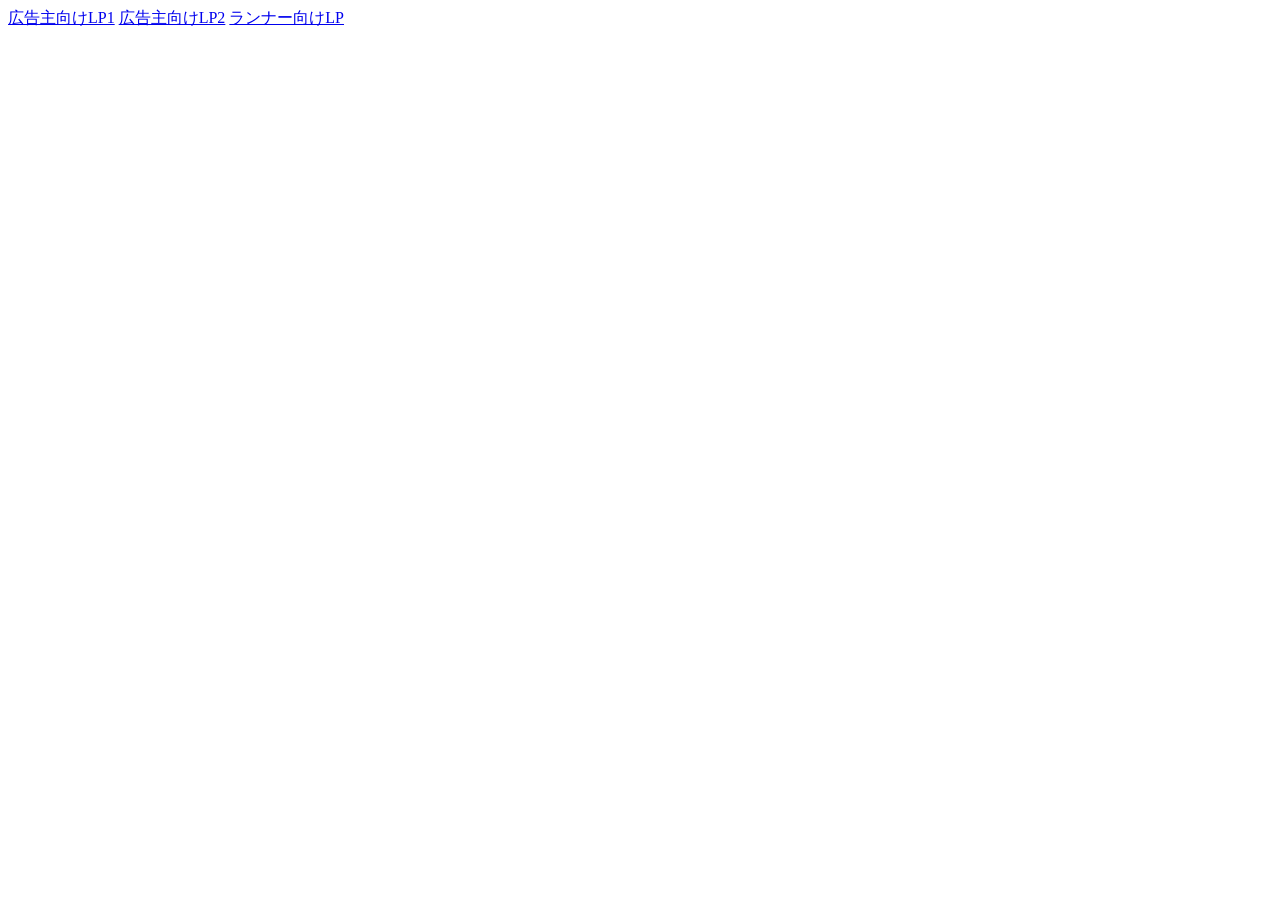
<file: index.html>
<!DOCTYPE html>
<html lang="en">
<head>
    <meta charset="UTF-8">
    <meta name="viewport" content="width=device-width, initial-scale=1.0">
    <meta name="robots" content="noindex">
    <title>広告が走る</title>
</head>
<body>
    <a href="./sponsor/type-unique/index.html">広告主向けLP1</a>
    <a href="./sponsor/type-normal/index.html">広告主向けLP2</a>
    <a href="./runner/normal/index.html">ランナー向けLP</a>
</body>
</html>
</file>
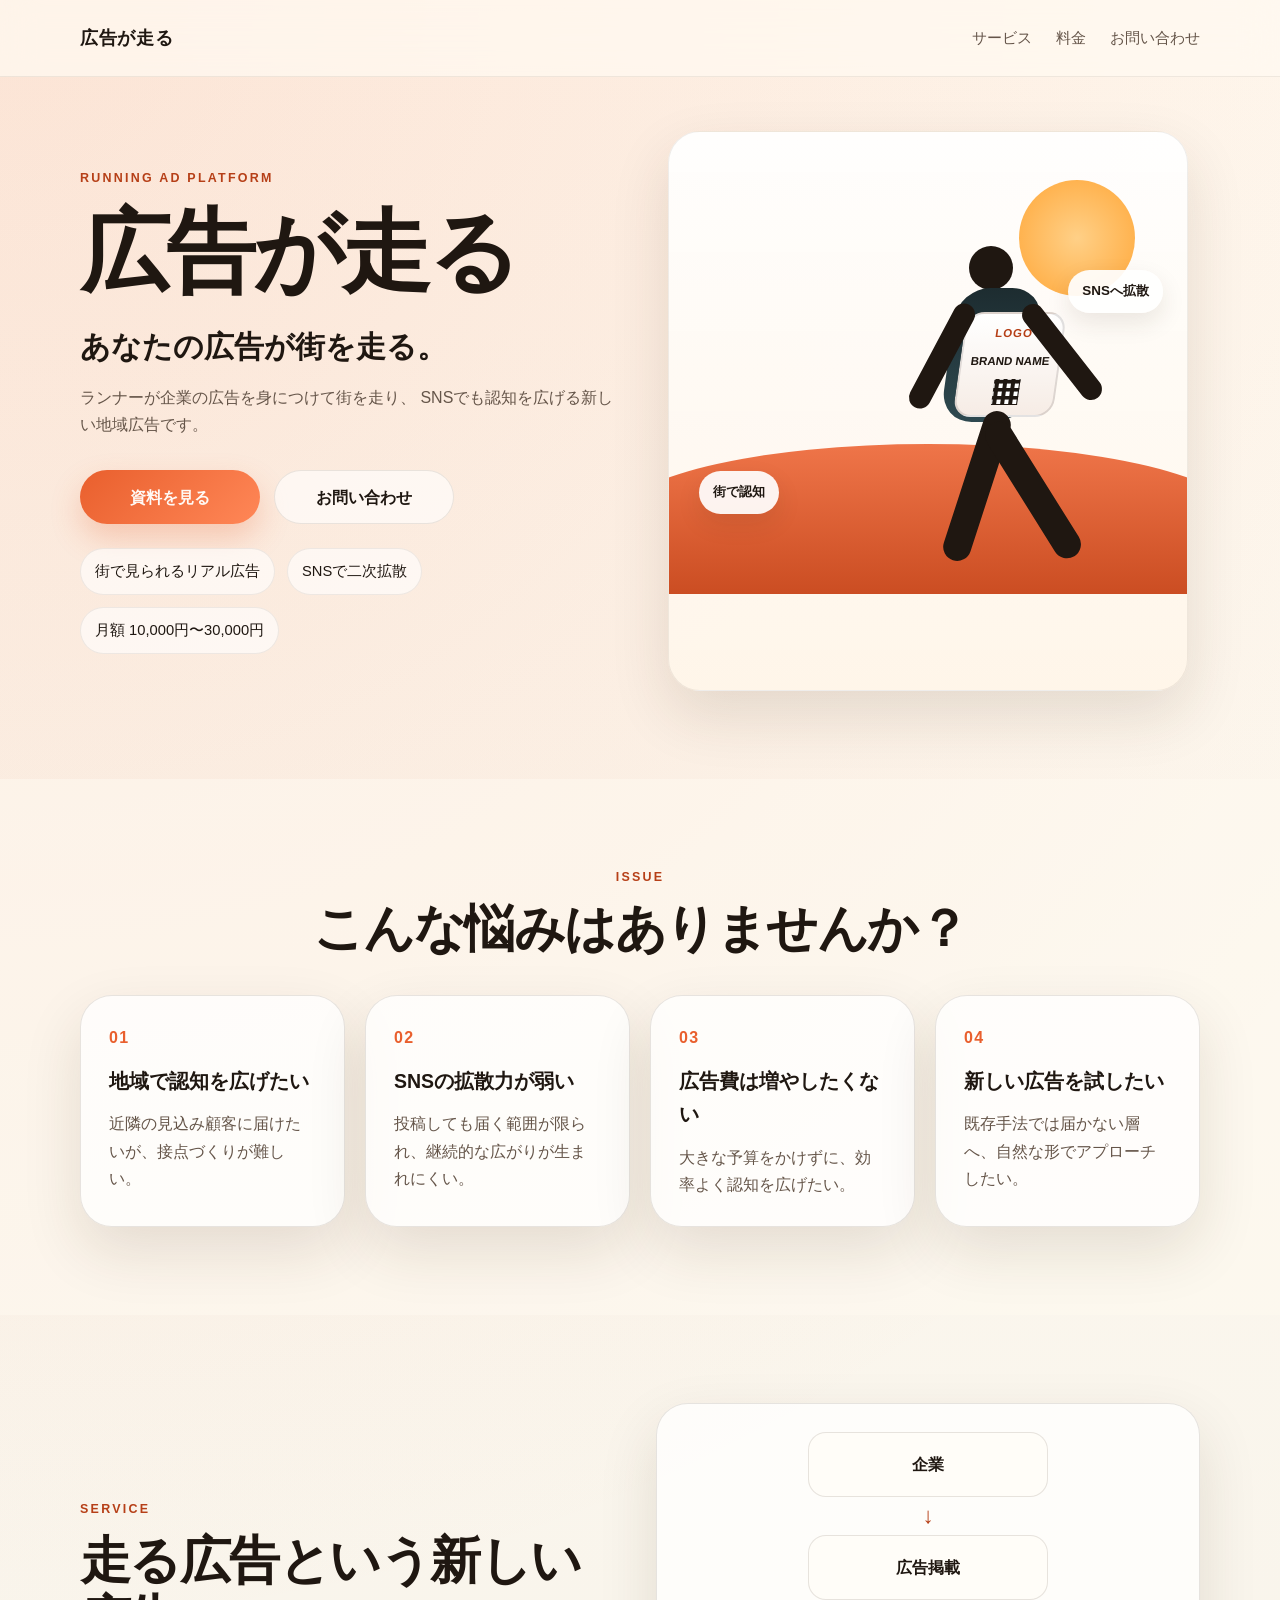
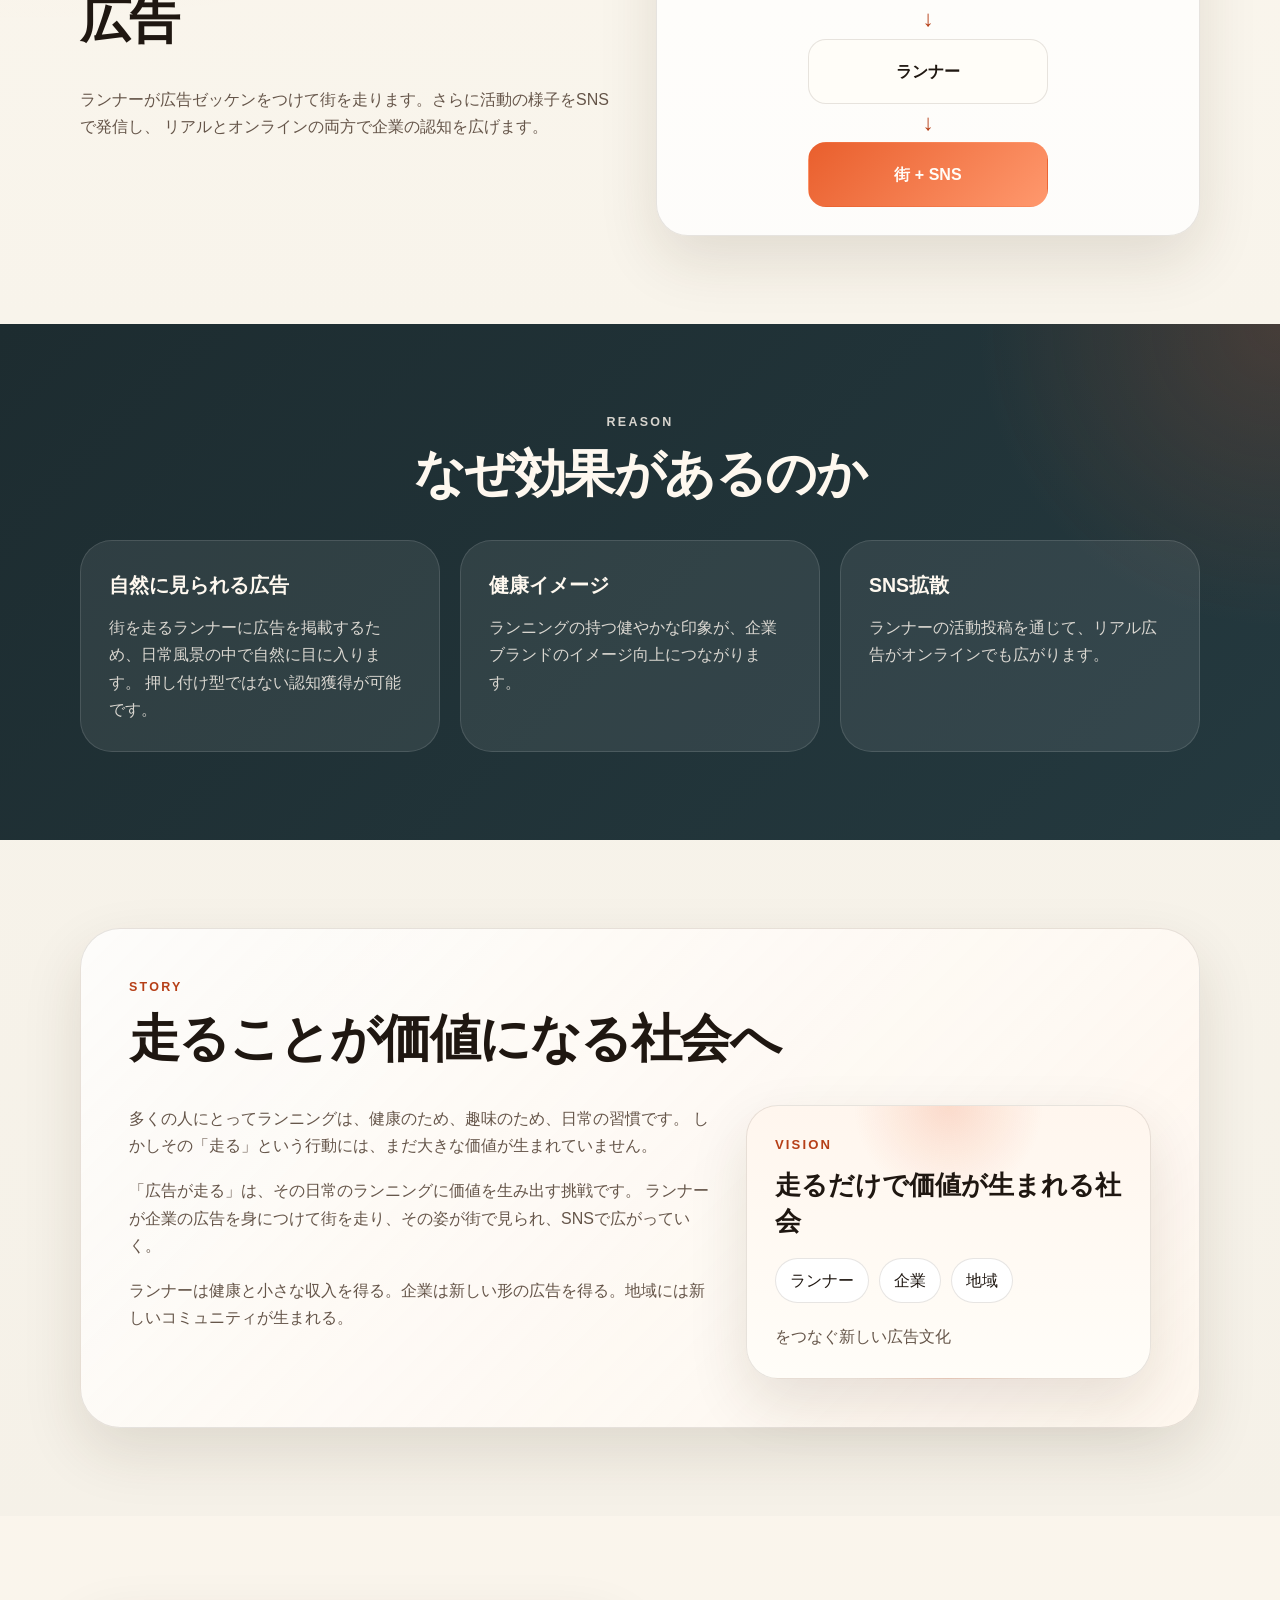
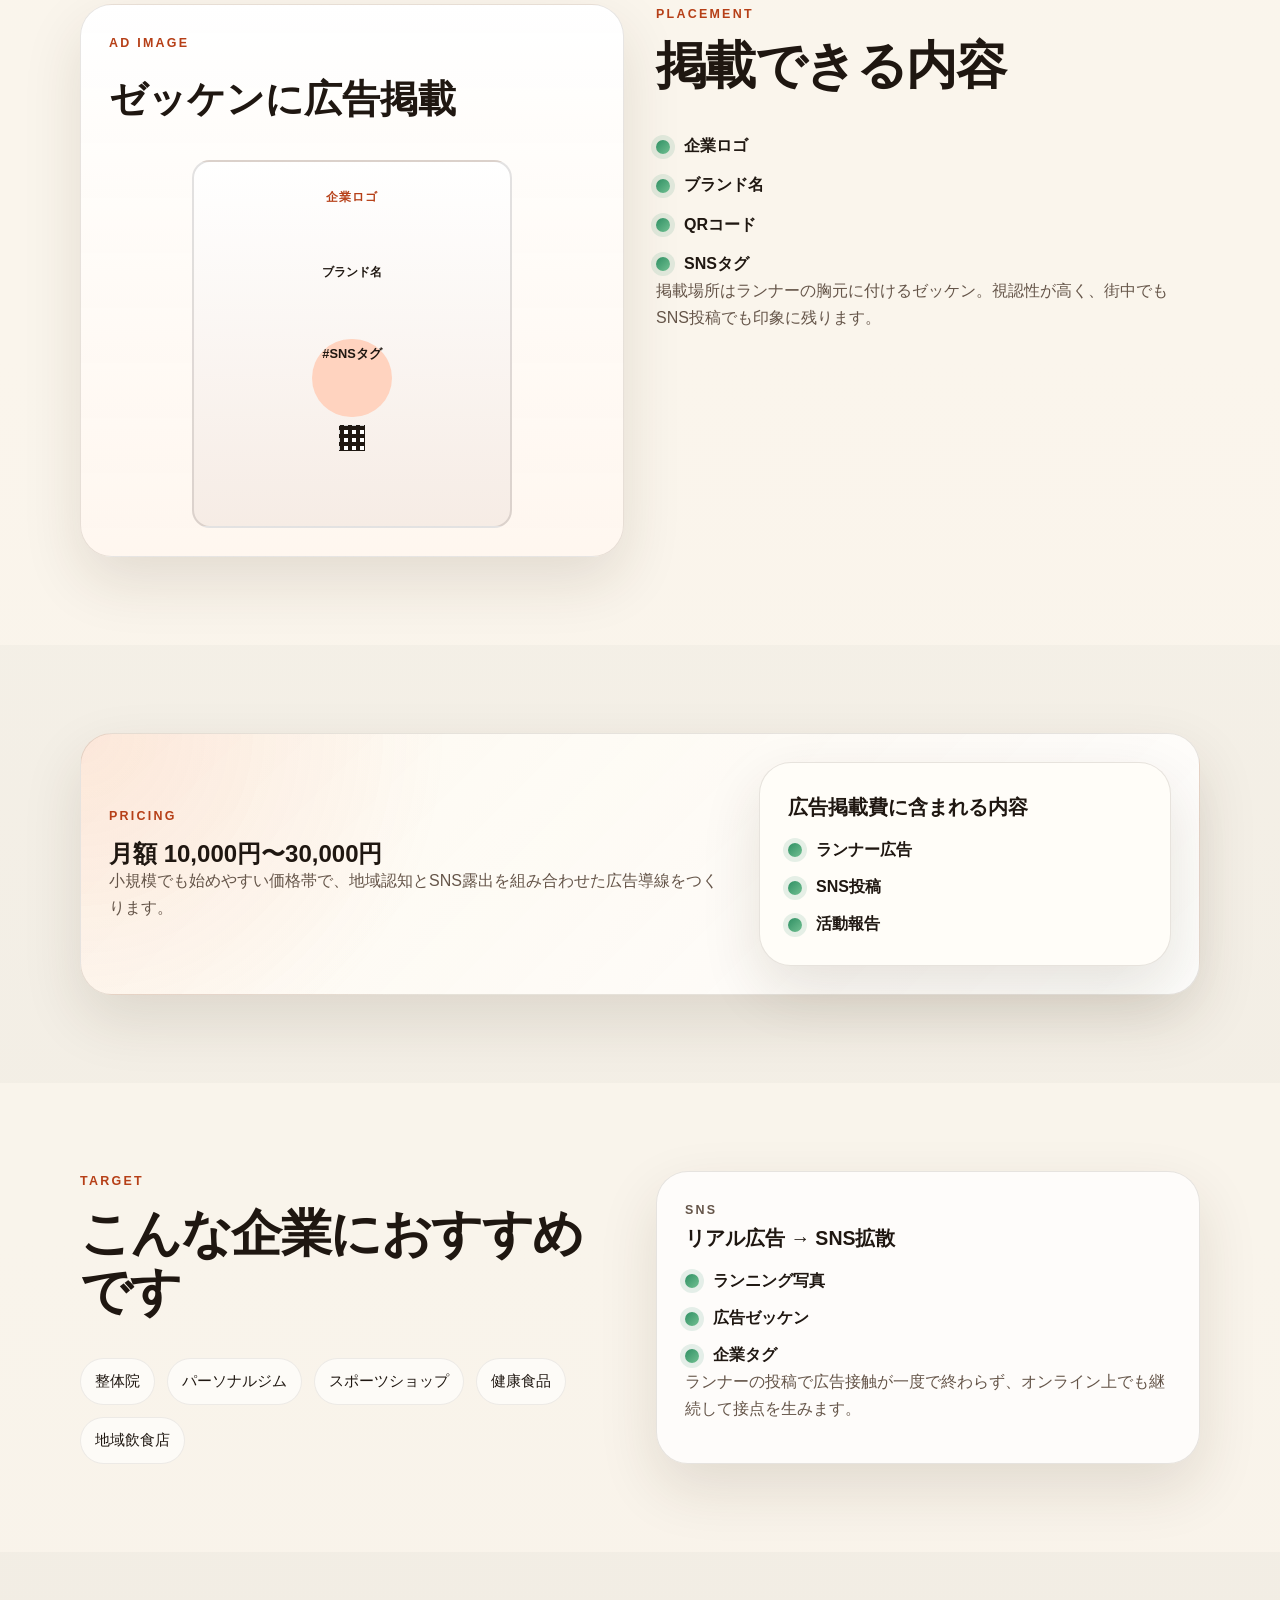
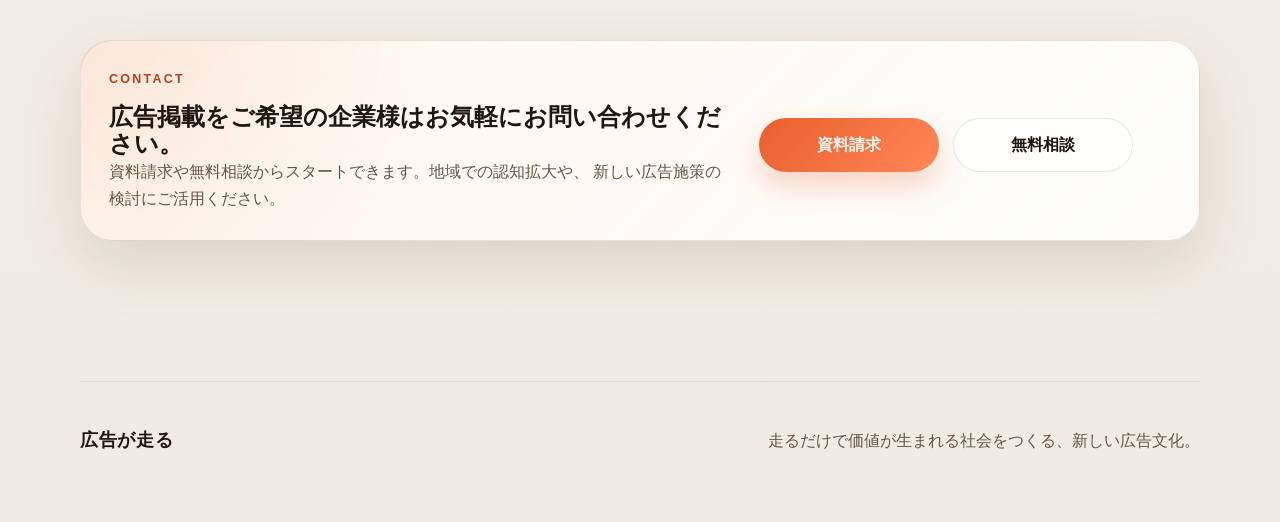
<file: type-normal/index.html>
<!DOCTYPE html>
<html lang="ja">
  <head>
    <meta charset="UTF-8" />
    <meta name="viewport" content="width=device-width, initial-scale=1.0" />
    <title>広告が走る | あなたの広告が街を走る</title>
    <meta
      name="description"
      content="ランナーが企業の広告を身につけて街とSNSで認知を広げる、新しい地域広告サービス「広告が走る」のランディングページです。"
    />
    <link rel="stylesheet" href="style.css" />
  </head>
  <body>
    <header class="site-header">
      <div class="container header-inner">
        <a class="brand" href="#top">広告が走る</a>
        <nav class="header-nav">
          <a href="#service">サービス</a>
          <a href="#pricing">料金</a>
          <a href="#contact">お問い合わせ</a>
        </nav>
      </div>
    </header>

    <main id="top">
      <section class="hero section">
        <div class="container hero-grid">
          <div class="hero-copy">
            <p class="eyebrow">Running Ad Platform</p>
            <h1>広告が走る</h1>
            <p class="hero-lead">あなたの広告が街を走る。</p>
            <p class="hero-description">
              ランナーが企業の広告を身につけて街を走り、
              SNSでも認知を広げる新しい地域広告です。
            </p>
            <div class="hero-actions">
              <a class="button button-primary" href="#contact">資料を見る</a>
              <a class="button button-secondary" href="#contact">お問い合わせ</a>
            </div>
            <ul class="hero-points">
              <li>街で見られるリアル広告</li>
              <li>SNSで二次拡散</li>
              <li>月額 10,000円〜30,000円</li>
            </ul>
          </div>

          <div class="hero-visual" aria-label="ランナー広告のイメージ">
            <div class="runner-card">
              <div class="runner-card__track"></div>
              <div class="runner-card__sun"></div>
              <div class="runner">
                <div class="runner-head"></div>
                <div class="runner-body">
                  <div class="bib">
                    <span class="bib-logo">LOGO</span>
                    <span class="bib-name">BRAND NAME</span>
                    <span class="bib-qr"></span>
                  </div>
                </div>
                <div class="runner-arm runner-arm-left"></div>
                <div class="runner-arm runner-arm-right"></div>
                <div class="runner-leg runner-leg-left"></div>
                <div class="runner-leg runner-leg-right"></div>
              </div>
              <div class="visual-note visual-note-left">街で認知</div>
              <div class="visual-note visual-note-right">SNSへ拡散</div>
            </div>
          </div>
        </div>
      </section>

      <section class="section section-muted">
        <div class="container">
          <div class="section-heading">
            <p class="eyebrow">Issue</p>
            <h2>こんな悩みはありませんか？</h2>
          </div>
          <div class="card-grid four">
            <article class="card issue-card">
              <span class="issue-number">01</span>
              <h3>地域で認知を広げたい</h3>
              <p>近隣の見込み顧客に届けたいが、接点づくりが難しい。</p>
            </article>
            <article class="card issue-card">
              <span class="issue-number">02</span>
              <h3>SNSの拡散力が弱い</h3>
              <p>投稿しても届く範囲が限られ、継続的な広がりが生まれにくい。</p>
            </article>
            <article class="card issue-card">
              <span class="issue-number">03</span>
              <h3>広告費は増やしたくない</h3>
              <p>大きな予算をかけずに、効率よく認知を広げたい。</p>
            </article>
            <article class="card issue-card">
              <span class="issue-number">04</span>
              <h3>新しい広告を試したい</h3>
              <p>既存手法では届かない層へ、自然な形でアプローチしたい。</p>
            </article>
          </div>
        </div>
      </section>

      <section id="service" class="section">
        <div class="container two-column">
          <div>
            <div class="section-heading left">
              <p class="eyebrow">Service</p>
              <h2>走る広告という新しい広告</h2>
            </div>
            <p class="body-copy">
              ランナーが広告ゼッケンをつけて街を走ります。さらに活動の様子をSNSで発信し、
              リアルとオンラインの両方で企業の認知を広げます。
            </p>
          </div>

          <div class="flow card">
            <div class="flow-step">
              <span>企業</span>
            </div>
            <div class="flow-arrow">↓</div>
            <div class="flow-step">
              <span>広告掲載</span>
            </div>
            <div class="flow-arrow">↓</div>
            <div class="flow-step">
              <span>ランナー</span>
            </div>
            <div class="flow-arrow">↓</div>
            <div class="flow-step highlight">
              <span>街 + SNS</span>
            </div>
          </div>
        </div>
      </section>

      <section class="section section-dark">
        <div class="container">
          <div class="section-heading">
            <p class="eyebrow">Reason</p>
            <h2>なぜ効果があるのか</h2>
          </div>
          <div class="card-grid three">
            <article class="card feature-card">
              <h3>自然に見られる広告</h3>
              <p>
                街を走るランナーに広告を掲載するため、日常風景の中で自然に目に入ります。
                押し付け型ではない認知獲得が可能です。
              </p>
            </article>
            <article class="card feature-card">
              <h3>健康イメージ</h3>
              <p>
                ランニングの持つ健やかな印象が、企業ブランドのイメージ向上につながります。
              </p>
            </article>
            <article class="card feature-card">
              <h3>SNS拡散</h3>
              <p>
                ランナーの活動投稿を通じて、リアル広告がオンラインでも広がります。
              </p>
            </article>
          </div>
        </div>
      </section>

      <section class="section">
        <div class="container story-block">
          <div class="section-heading left">
            <p class="eyebrow">Story</p>
            <h2>走ることが価値になる社会へ</h2>
          </div>
          <div class="story-layout">
            <div class="story-text">
              <p>
                多くの人にとってランニングは、健康のため、趣味のため、日常の習慣です。
                しかしその「走る」という行動には、まだ大きな価値が生まれていません。
              </p>
              <p>
                「広告が走る」は、その日常のランニングに価値を生み出す挑戦です。
                ランナーが企業の広告を身につけて街を走り、その姿が街で見られ、SNSで広がっていく。
              </p>
              <p>
                ランナーは健康と小さな収入を得る。企業は新しい形の広告を得る。地域には新しいコミュニティが生まれる。
              </p>
            </div>
            <aside class="vision-card card">
              <p class="vision-label">VISION</p>
              <p class="vision-phrase">走るだけで価値が生まれる社会</p>
              <ul class="vision-list">
                <li>ランナー</li>
                <li>企業</li>
                <li>地域</li>
              </ul>
              <p class="vision-caption">をつなぐ新しい広告文化</p>
            </aside>
          </div>
        </div>
      </section>

      <section class="section section-muted">
        <div class="container two-column align-start">
          <div class="card ad-card">
            <div class="ad-card__header">
              <p class="eyebrow">Ad Image</p>
              <h2>ゼッケンに広告掲載</h2>
            </div>
            <div class="ad-bib">
              <span class="ad-bib-logo">企業ロゴ</span>
              <span class="ad-bib-name">ブランド名</span>
              <span class="ad-bib-tag">#SNSタグ</span>
              <span class="ad-bib-qr"></span>
            </div>
          </div>

          <div>
            <div class="section-heading left">
              <p class="eyebrow">Placement</p>
              <h2>掲載できる内容</h2>
            </div>
            <ul class="check-list">
              <li>企業ロゴ</li>
              <li>ブランド名</li>
              <li>QRコード</li>
              <li>SNSタグ</li>
            </ul>
            <p class="body-copy">
              掲載場所はランナーの胸元に付けるゼッケン。視認性が高く、街中でもSNS投稿でも印象に残ります。
            </p>
          </div>
        </div>
      </section>

      <section id="pricing" class="section">
        <div class="container">
          <div class="pricing-panel">
            <div>
              <p class="eyebrow">Pricing</p>
              <h2>月額 10,000円〜30,000円</h2>
              <p class="pricing-copy">
                小規模でも始めやすい価格帯で、地域認知とSNS露出を組み合わせた広告導線をつくります。
              </p>
            </div>
            <div class="pricing-details card">
              <h3>広告掲載費に含まれる内容</h3>
              <ul class="check-list compact">
                <li>ランナー広告</li>
                <li>SNS投稿</li>
                <li>活動報告</li>
              </ul>
            </div>
          </div>
        </div>
      </section>

      <section class="section section-muted">
        <div class="container two-column align-start">
          <div>
            <div class="section-heading left">
              <p class="eyebrow">Target</p>
              <h2>こんな企業におすすめです</h2>
            </div>
            <div class="tag-list">
              <span>整体院</span>
              <span>パーソナルジム</span>
              <span>スポーツショップ</span>
              <span>健康食品</span>
              <span>地域飲食店</span>
            </div>
          </div>

          <div class="card sns-card">
            <p class="eyebrow">SNS</p>
            <h3>リアル広告 → SNS拡散</h3>
            <ul class="check-list compact">
              <li>ランニング写真</li>
              <li>広告ゼッケン</li>
              <li>企業タグ</li>
            </ul>
            <p>
              ランナーの投稿で広告接触が一度で終わらず、オンライン上でも継続して接点を生みます。
            </p>
          </div>
        </div>
      </section>

      <section id="contact" class="section contact-section">
        <div class="container contact-panel">
          <div>
            <p class="eyebrow">Contact</p>
            <h2>広告掲載をご希望の企業様はお気軽にお問い合わせください。</h2>
            <p class="contact-copy">
              資料請求や無料相談からスタートできます。地域での認知拡大や、
              新しい広告施策の検討にご活用ください。
            </p>
          </div>
          <div class="contact-actions">
            <a class="button button-primary" href="mailto:info@example.com">資料請求</a>
            <a class="button button-secondary" href="mailto:info@example.com">無料相談</a>
          </div>
        </div>
      </section>
    </main>

    <footer class="site-footer">
      <div class="container footer-inner">
        <p class="footer-brand">広告が走る</p>
        <p class="footer-copy">走るだけで価値が生まれる社会をつくる、新しい広告文化。</p>
      </div>
    </footer>
  </body>
</html>
</file>
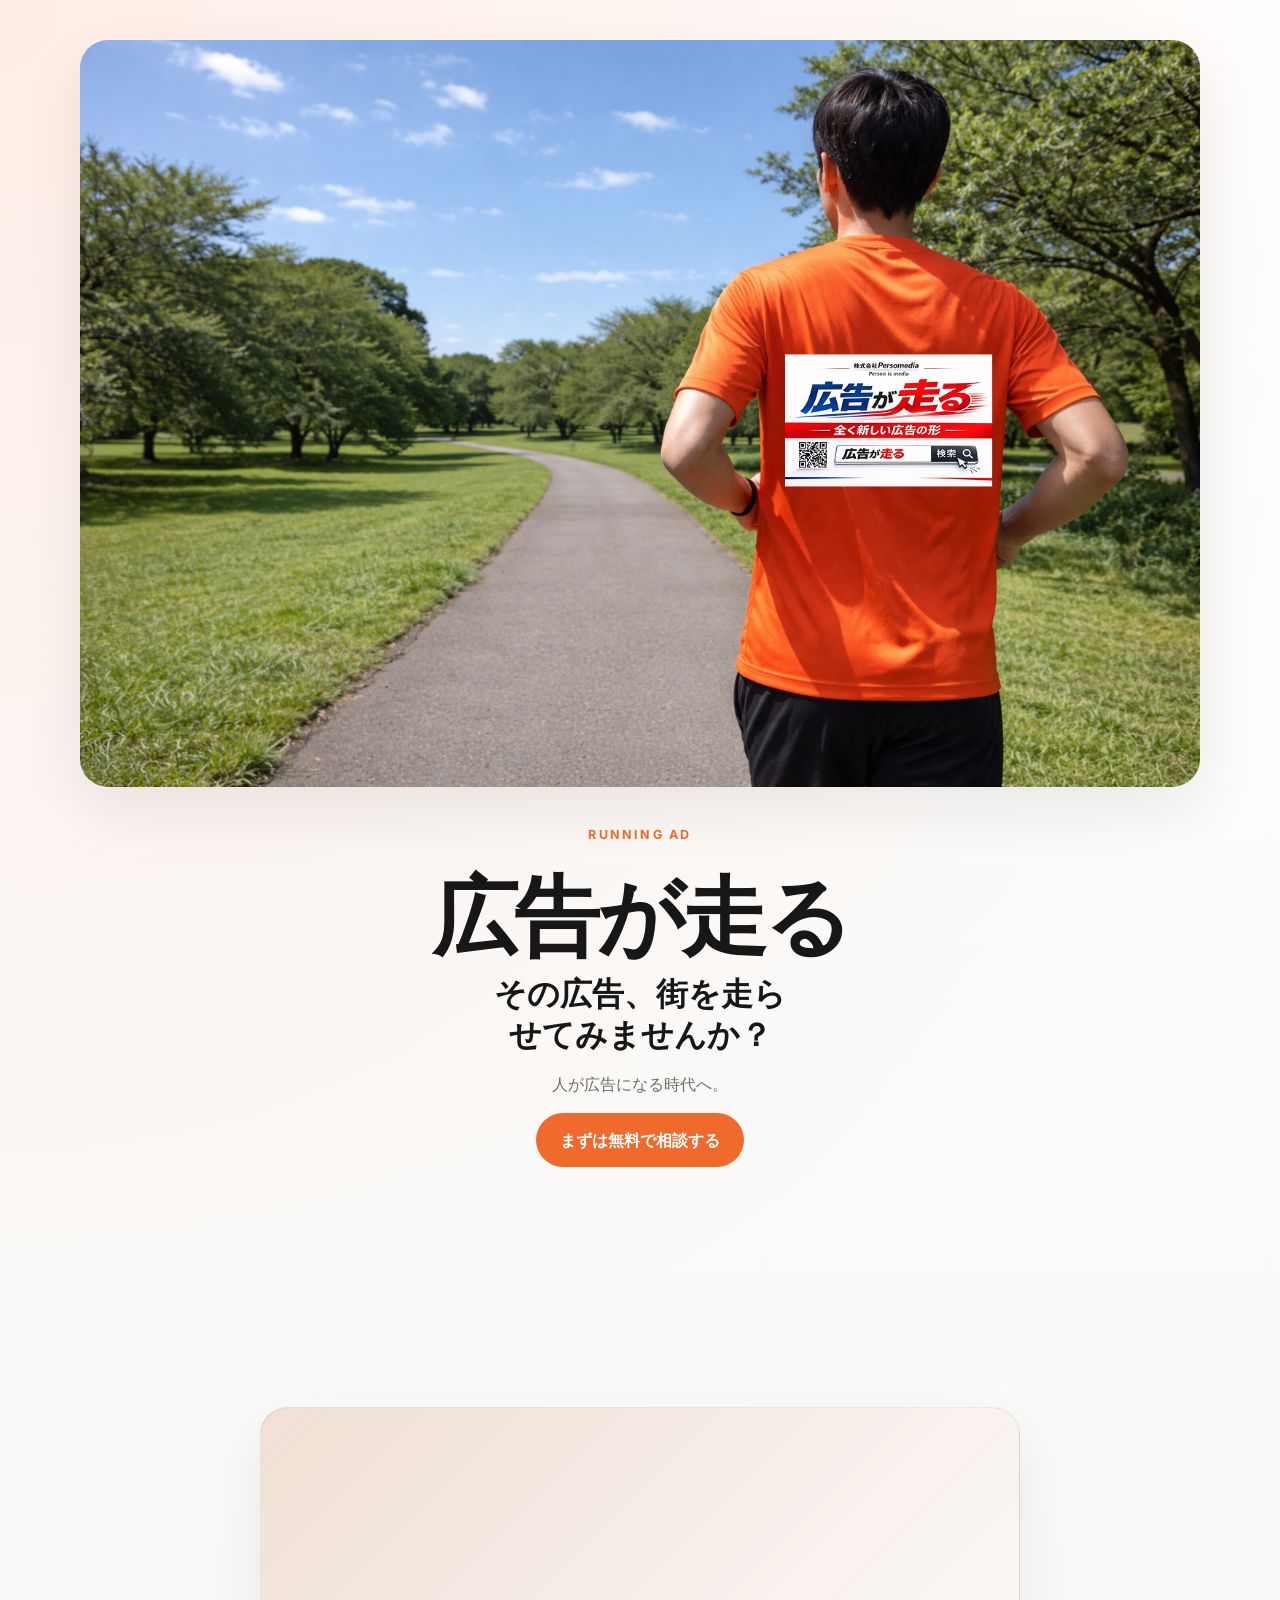
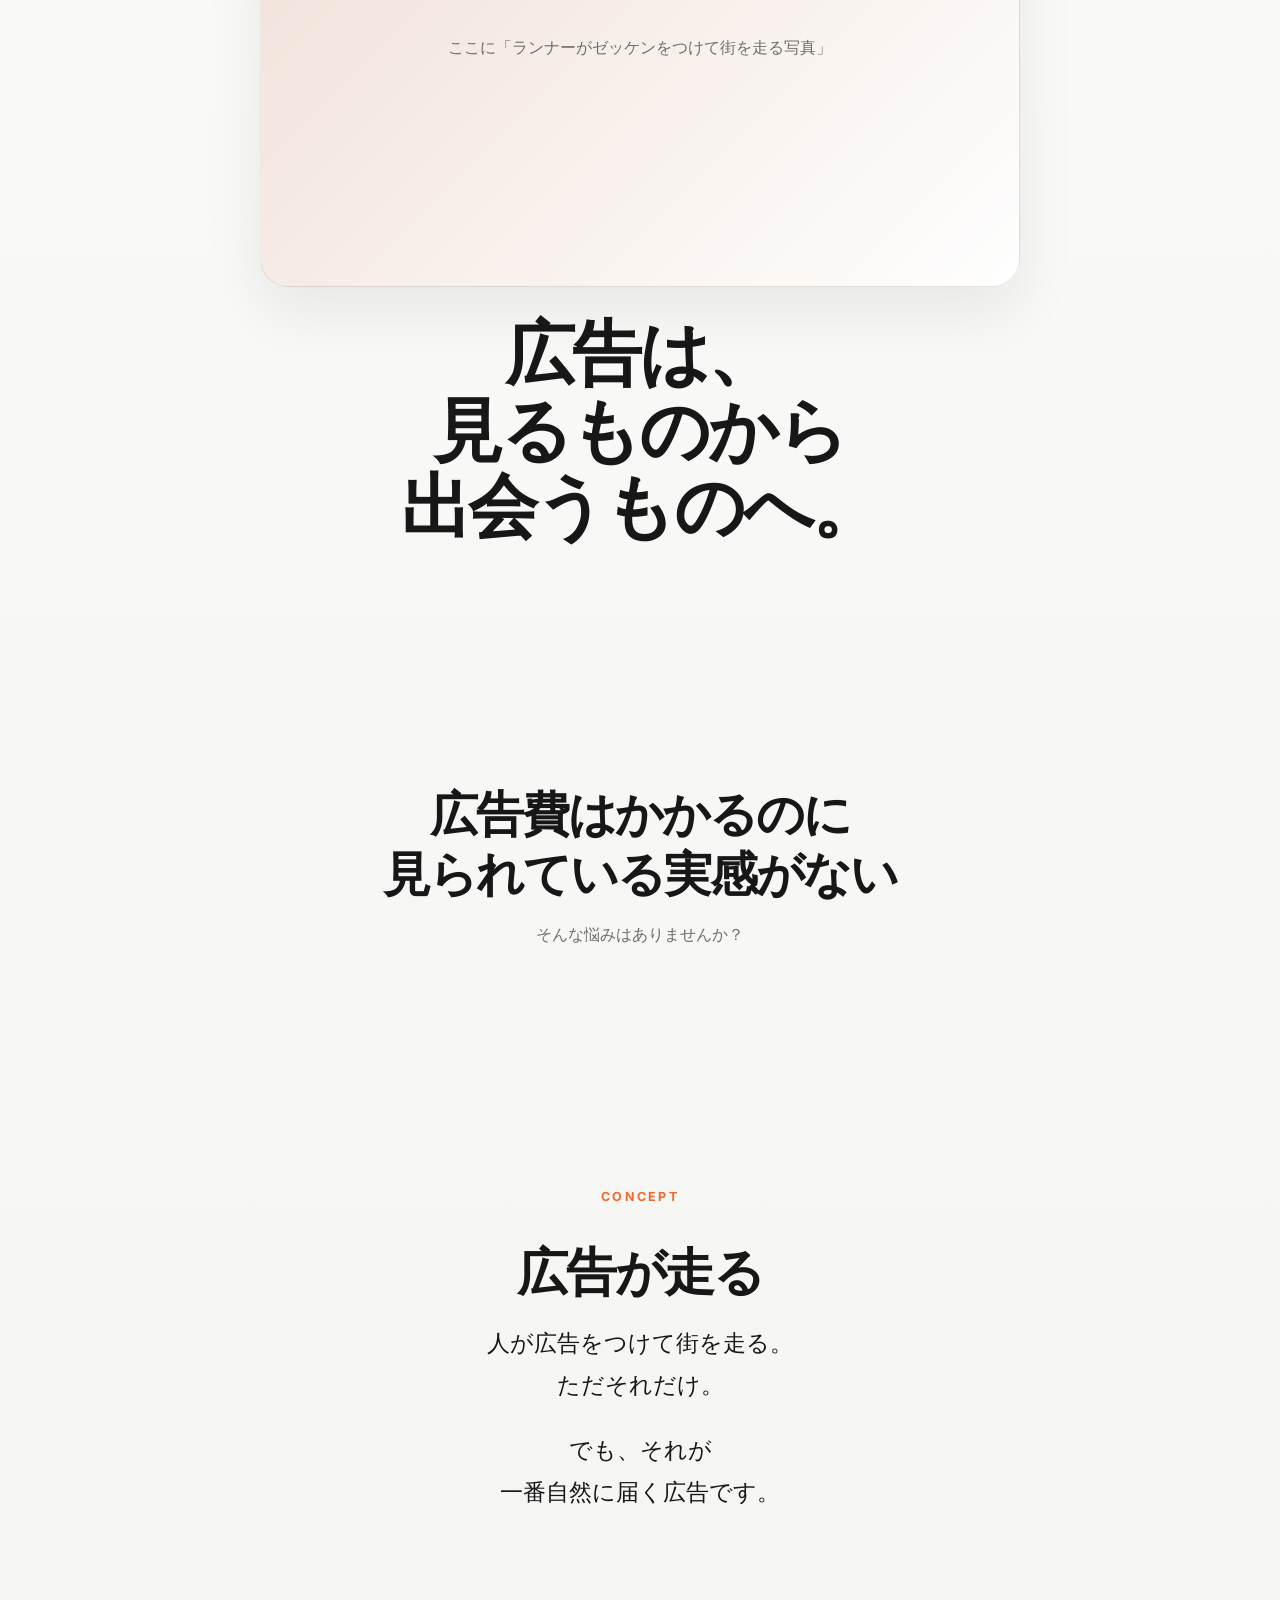
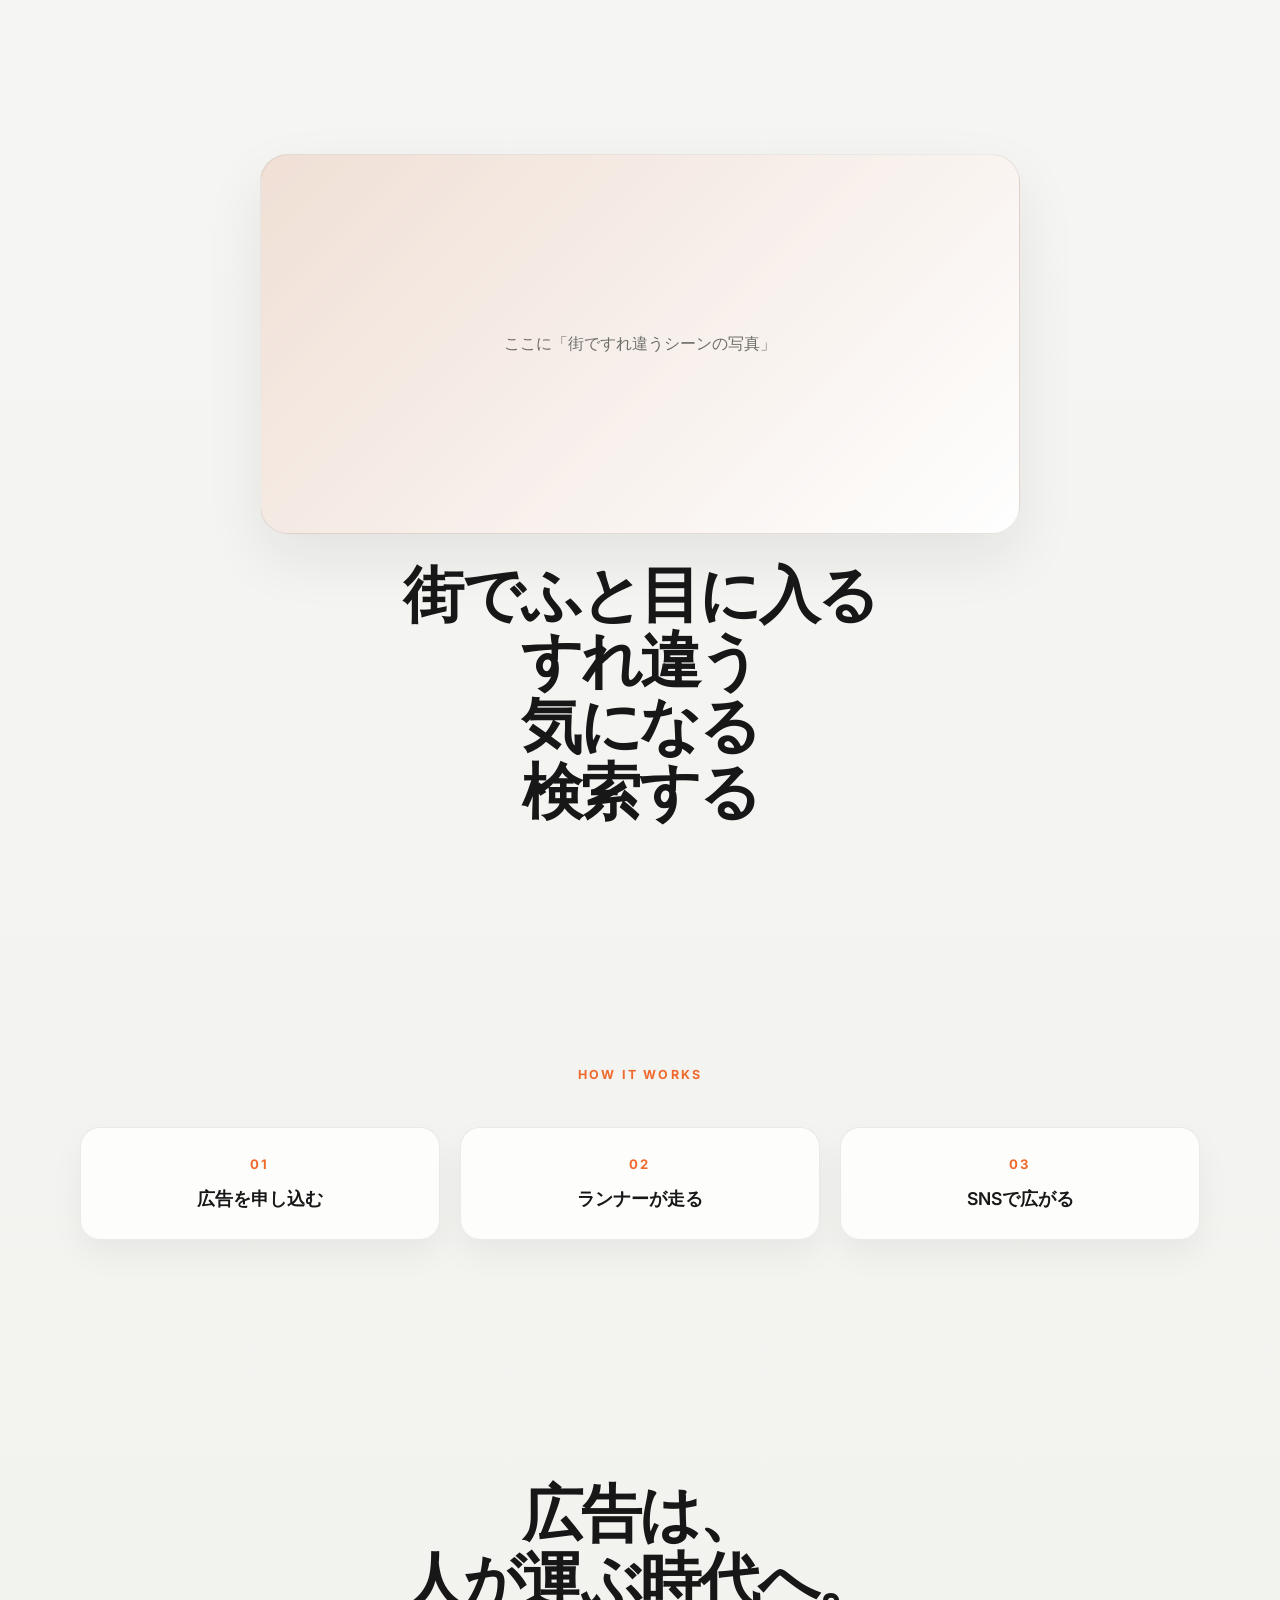
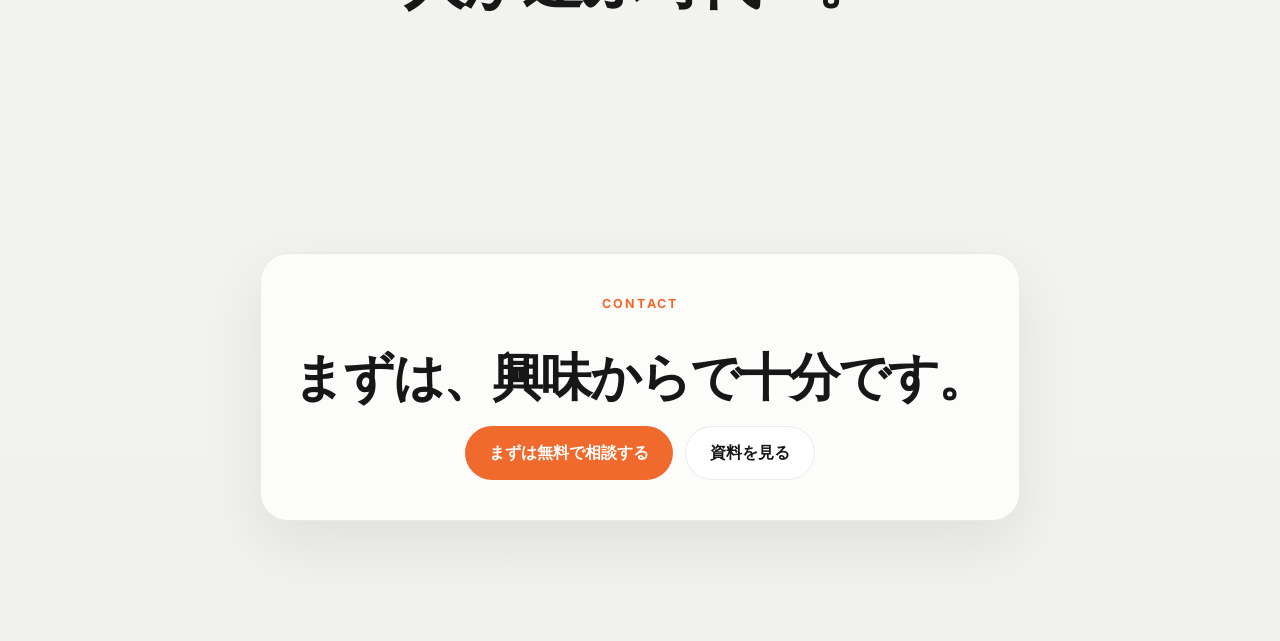
<file: type-unique/index.html>
<!DOCTYPE html>
<html lang="ja">
  <head>
    <meta charset="UTF-8" />
    <meta name="viewport" content="width=device-width, initial-scale=1.0" />
    <title>広告が走る | 感性訴求LP</title>
    <meta
      name="description"
      content="広告が走る。その広告、街を走らせてみませんか？ 人が広告になる時代へ。"
    />
    <link rel="preconnect" href="https://fonts.googleapis.com" />
    <link rel="preconnect" href="https://fonts.gstatic.com" crossorigin />
    <link
      href="https://fonts.googleapis.com/css2?family=Inter:wght@400;500;600;700;800&display=swap"
      rel="stylesheet"
    />
    <link rel="stylesheet" href="style.css" />
  </head>
  <body>
    <main>
      <section class="hero">
        <div class="container">
          <div class="hero-media">
            <img
              class="hero-image"
              src="image/mv_first.jpg"
              alt="ゼッケンを付けて街を走るランナー"
            />
          </div>
          <div class="hero-copy">
            <p class="eyebrow">Running Ad</p>
            <h1>広告が走る</h1>
            <p class="hero-lead">その広告、街を走らせてみませんか？</p>
            <p class="hero-sub">人が広告になる時代へ。</p>
            <a class="button button-primary" href="#cta">まずは無料で相談する</a>
          </div>
        </div>
      </section>

      <section class="section visual-section">
        <div class="container narrow">
          <div class="image-placeholder large">
            ここに「ランナーがゼッケンをつけて街を走る写真」
          </div>
          <div class="section-copy">
            <p class="display-copy">
              広告は、<br />
              見るものから<br />
              出会うものへ。
            </p>
          </div>
        </div>
      </section>

      <section class="section empathy-section">
        <div class="container narrow">
          <div class="section-copy">
            <p class="split-copy">
              広告費はかかるのに<br />
              見られている実感がない
            </p>
            <p class="support-copy">そんな悩みはありませんか？</p>
          </div>
        </div>
      </section>

      <section class="section concept-section">
        <div class="container narrow">
          <div class="section-copy">
            <p class="eyebrow">Concept</p>
            <h2>広告が走る</h2>
            <p class="concept-copy">
              人が広告をつけて街を走る。<br />
              ただそれだけ。
            </p>
            <p class="concept-copy">
              でも、それが<br />
              一番自然に届く広告です。
            </p>
          </div>
        </div>
      </section>

      <section class="section image-section">
        <div class="container narrow">
          <div class="image-placeholder medium">
            ここに「街ですれ違うシーンの写真」
          </div>
          <div class="section-copy">
            <p class="display-copy small">
              街でふと目に入る<br />
              すれ違う<br />
              気になる<br />
              検索する
            </p>
          </div>
        </div>
      </section>

      <section class="section steps-section">
        <div class="container">
          <div class="section-copy">
            <p class="eyebrow">How It Works</p>
          </div>
          <div class="steps-grid">
            <article class="step-card">
              <span class="step-number">01</span>
              <p>広告を申し込む</p>
            </article>
            <article class="step-card">
              <span class="step-number">02</span>
              <p>ランナーが走る</p>
            </article>
            <article class="step-card">
              <span class="step-number">03</span>
              <p>SNSで広がる</p>
            </article>
          </div>
        </div>
      </section>

      <section class="section statement-section">
        <div class="container narrow">
          <p class="statement-copy">
            広告は、<br />
            人が運ぶ時代へ。
          </p>
        </div>
      </section>

      <section id="cta" class="section cta-section">
        <div class="container narrow">
          <div class="cta-box">
            <p class="eyebrow">Contact</p>
            <h2>まずは、興味からで十分です。</h2>
            <div class="cta-actions">
              <a class="button button-primary" href="mailto:info@example.com">まずは無料で相談する</a>
              <a class="button button-secondary" href="mailto:info@example.com">資料を見る</a>
            </div>
          </div>
        </div>
      </section>
    </main>
  </body>
</html>
</file>
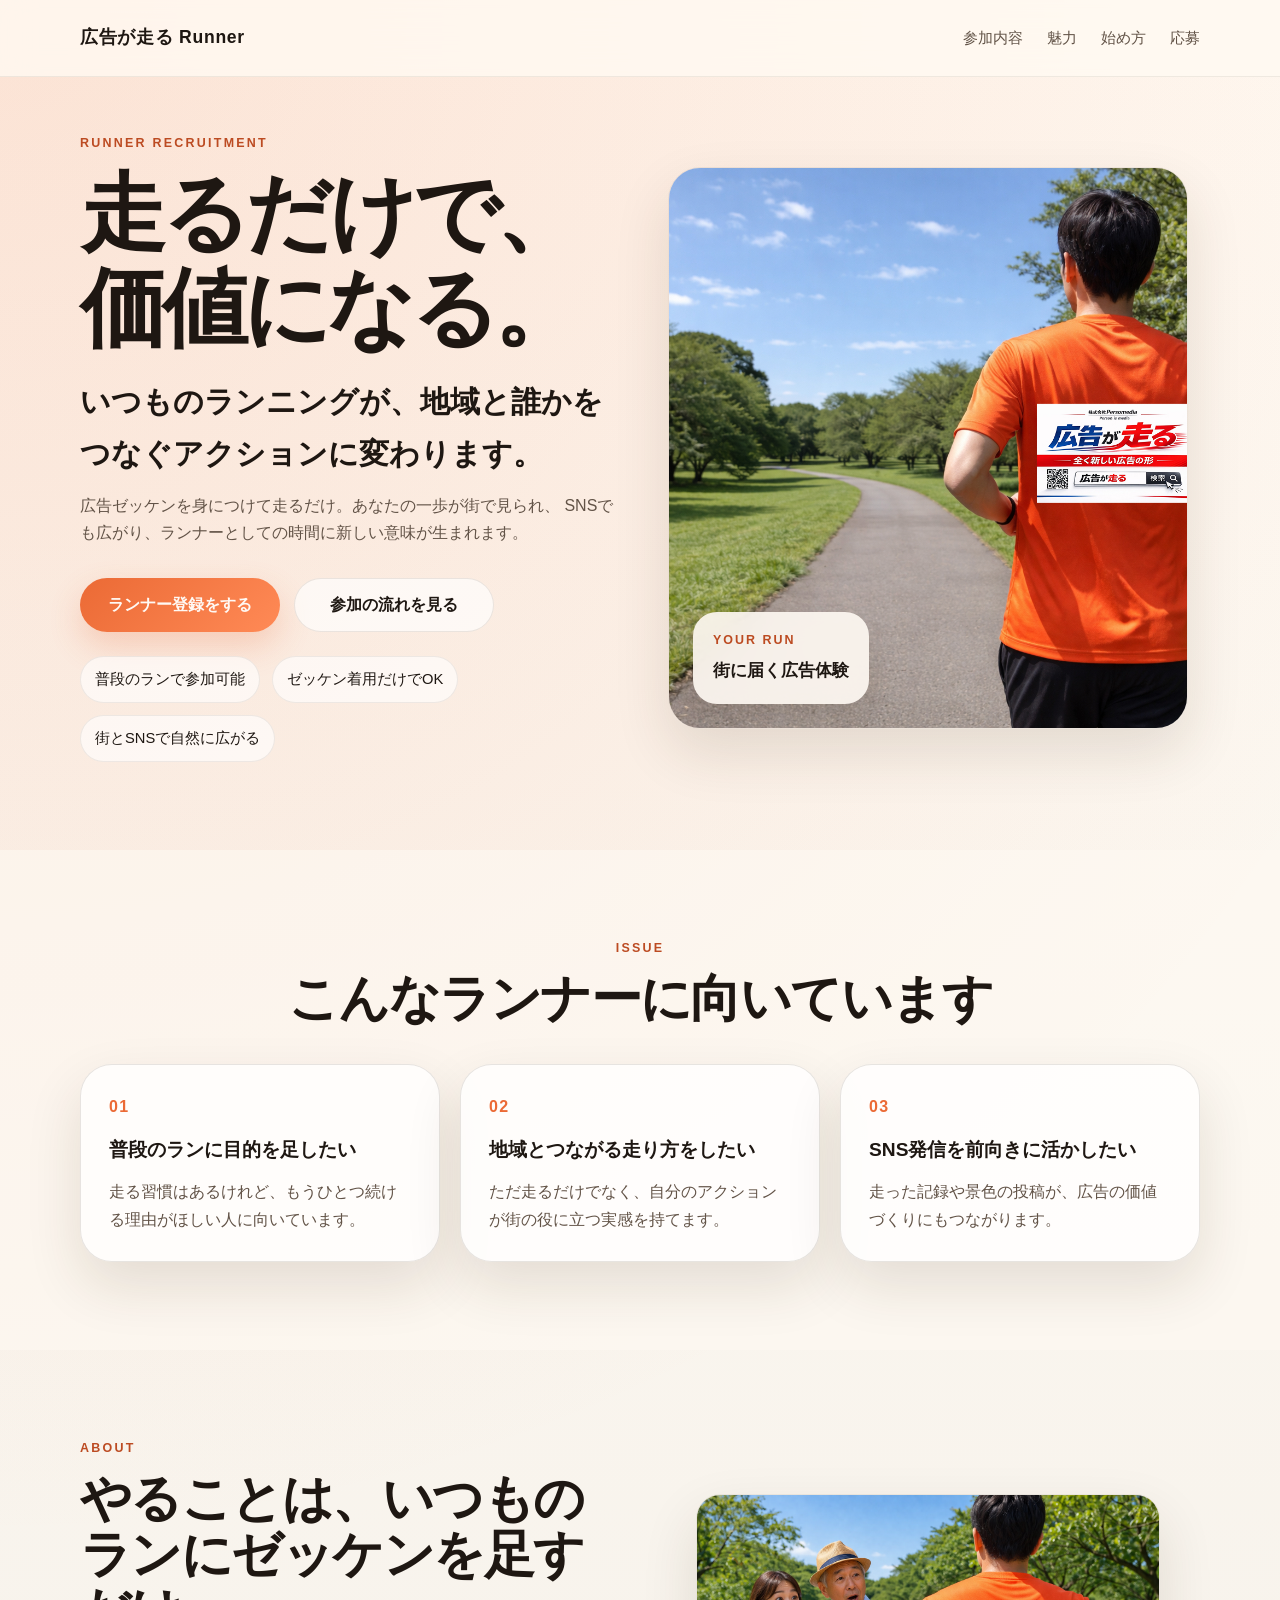
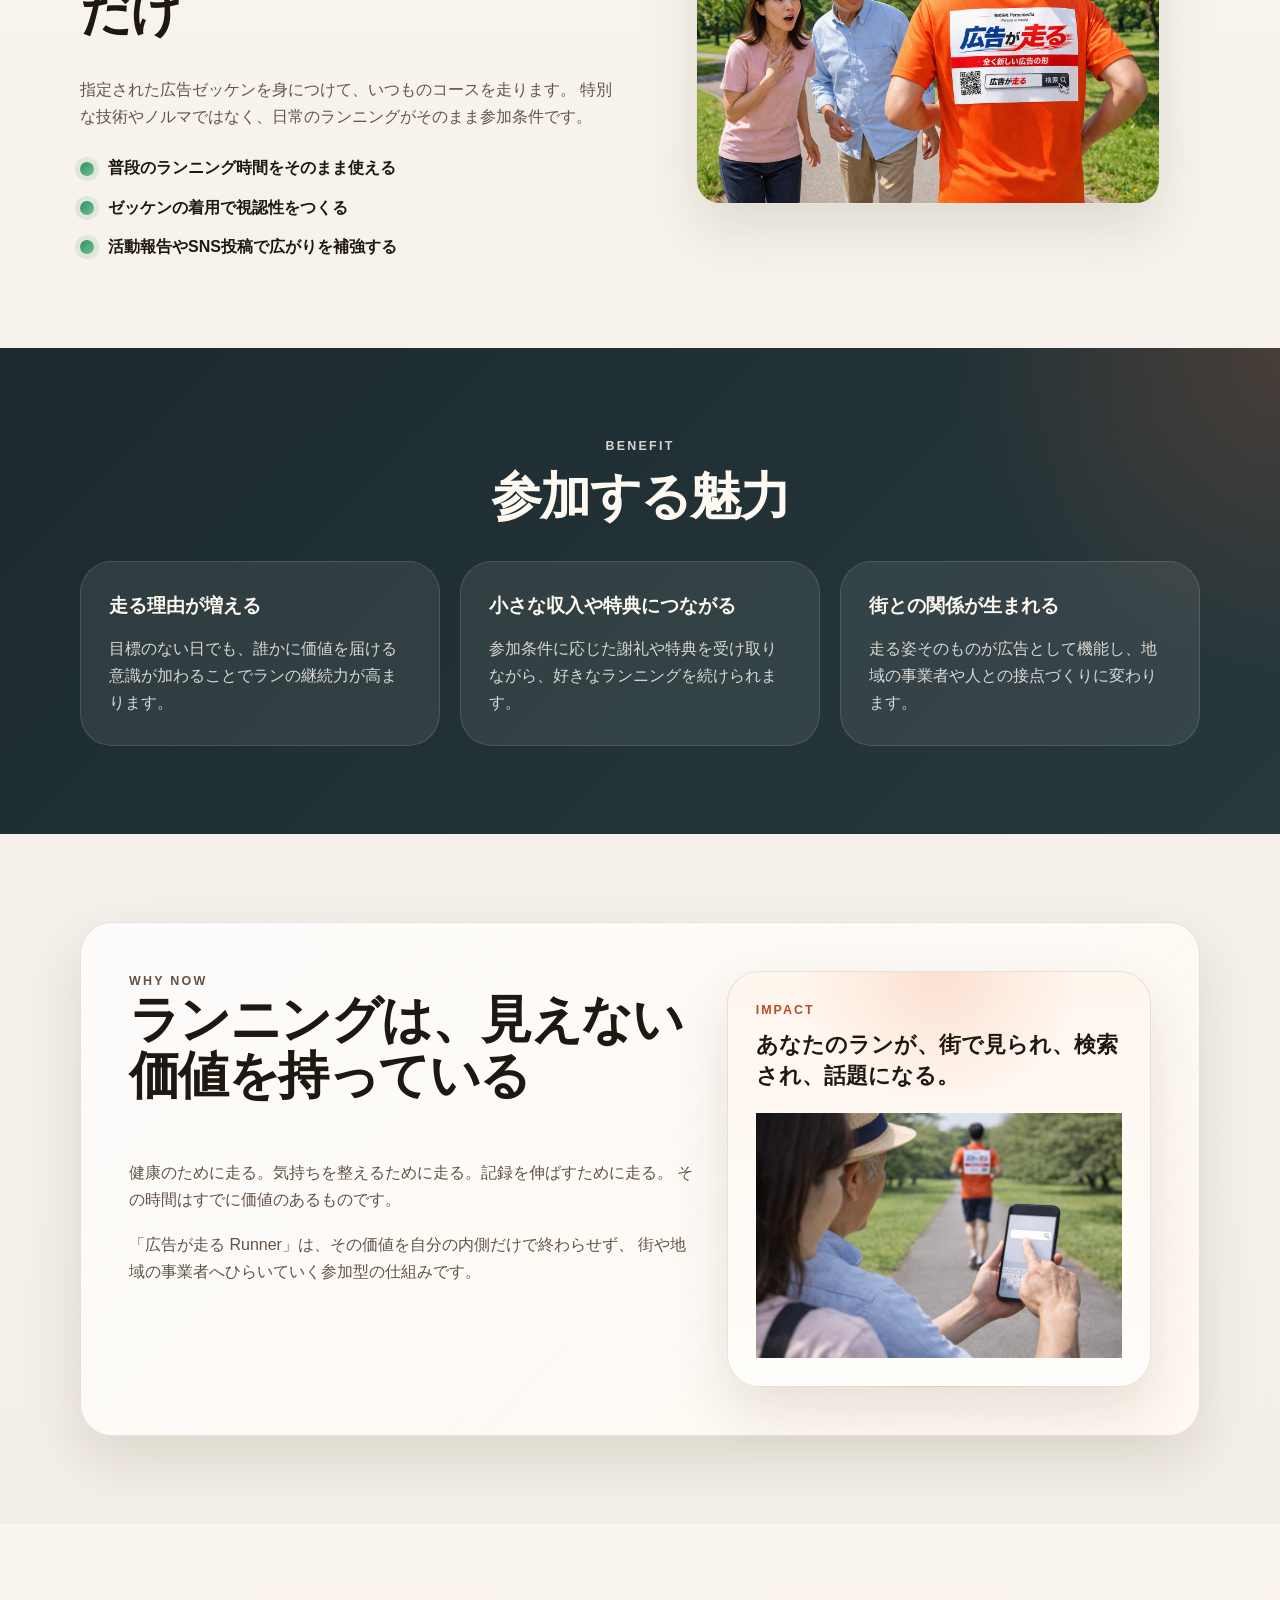
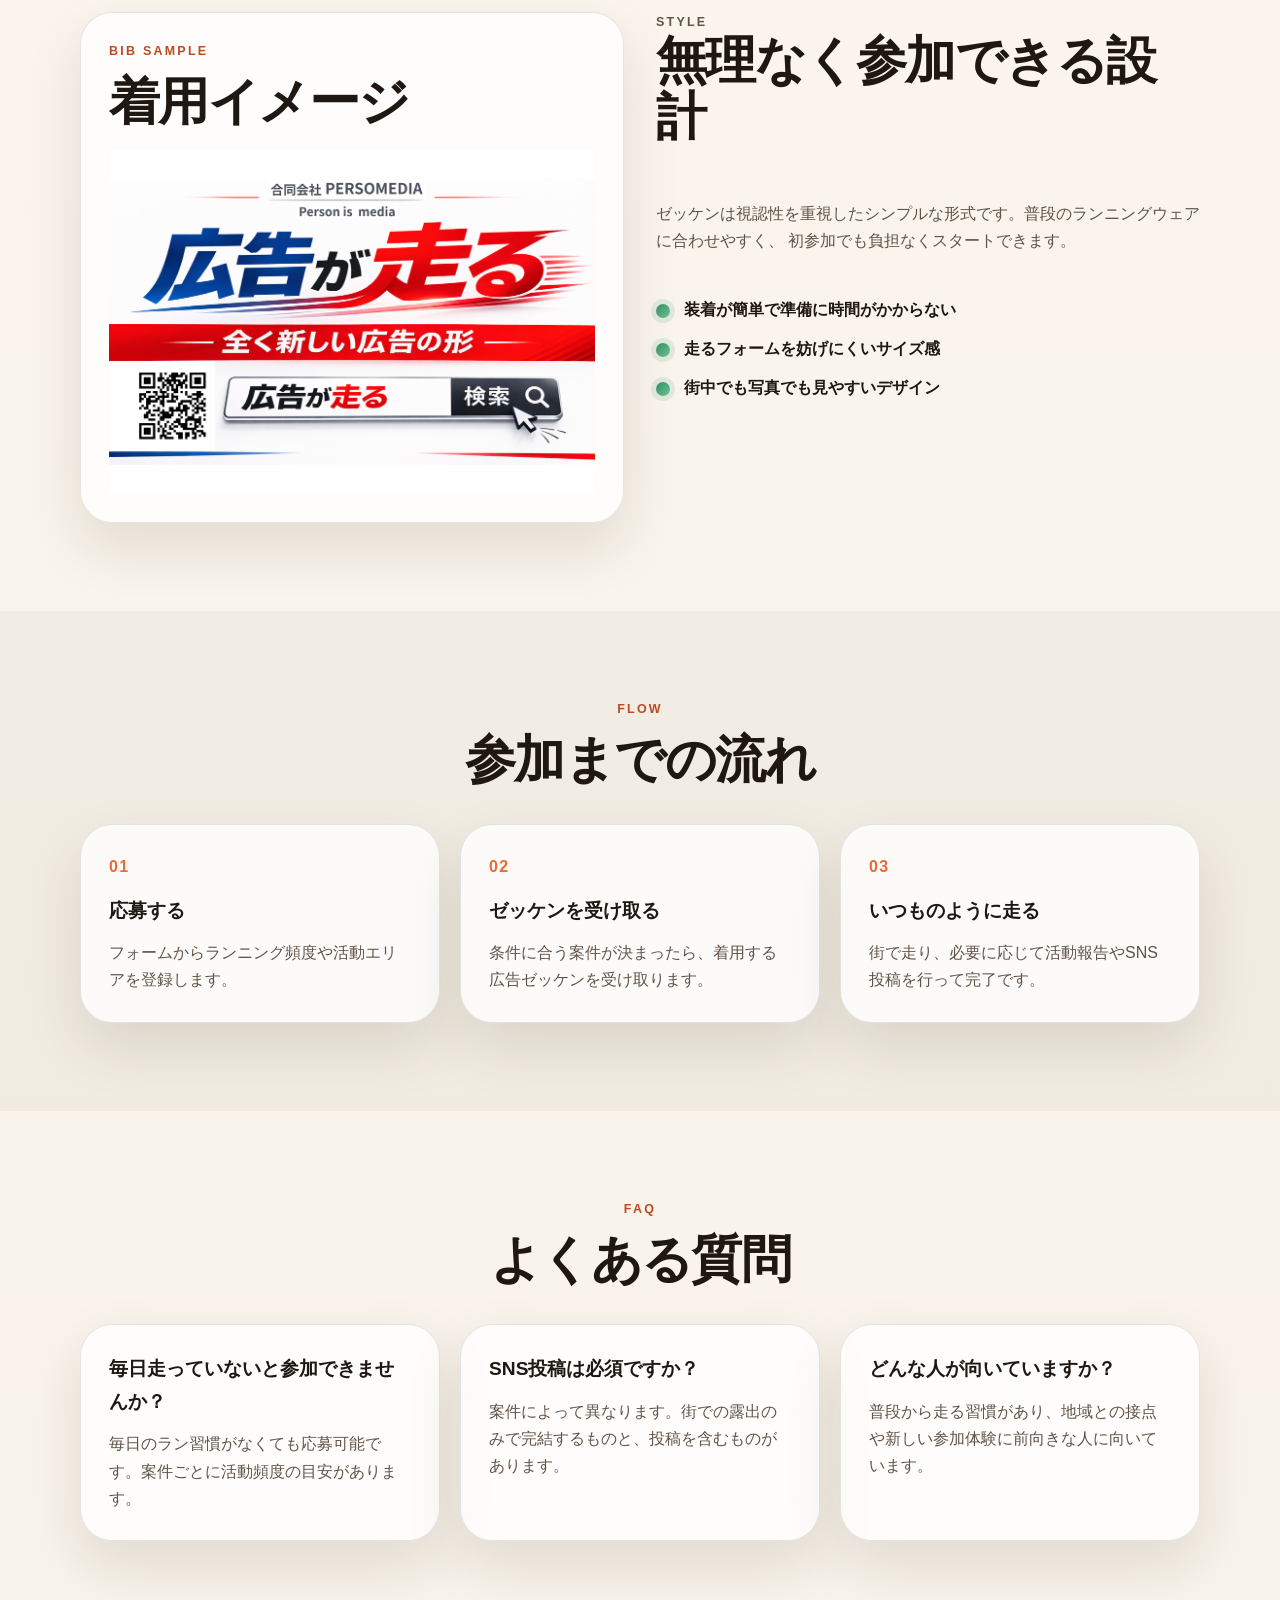
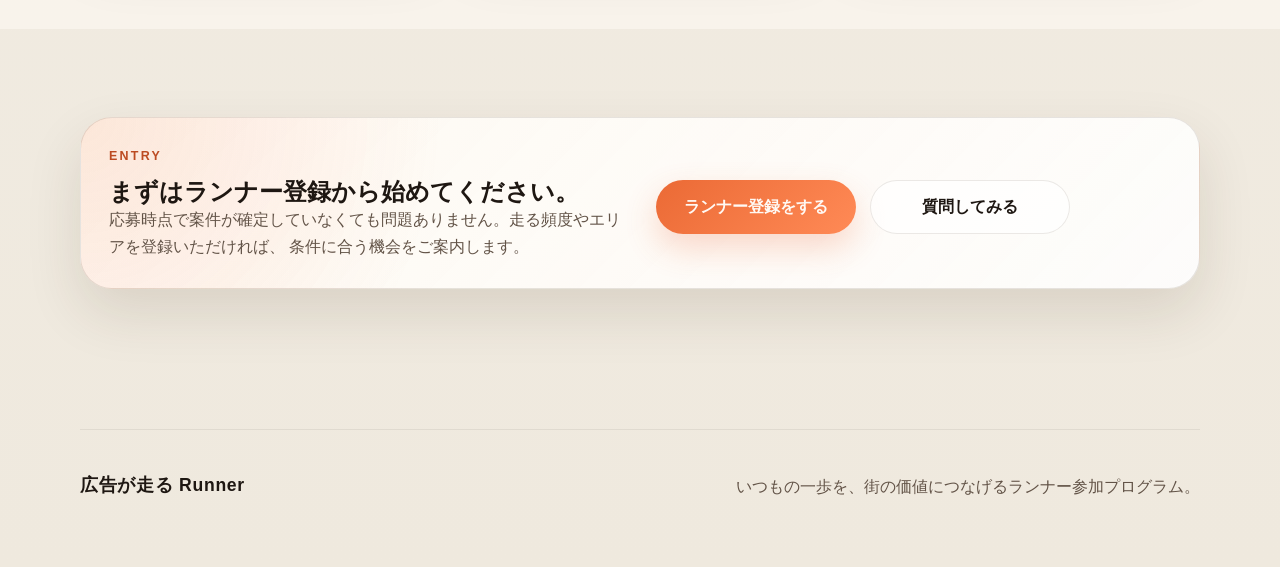
<file: runner/normal/index.html>
<!DOCTYPE html>
<html lang="ja">
  <head>
    <meta charset="UTF-8" />
    <meta name="robots" content="noindex" />
    <meta name="viewport" content="width=device-width, initial-scale=1.0" />
    <title>広告が走る Runner | 走るだけで価値になる</title>
    <meta
      name="description"
      content="いつものランニングに広告価値をのせる、ランナー向け参加LP。ゼッケンをつけて走り、街とSNSで価値を届ける新しい参加スタイルです。"
    />
    <link rel="stylesheet" href="style.css" />
  </head>
  <body>
    <header class="site-header">
      <div class="container header-inner">
        <a class="brand" href="#top">広告が走る Runner</a>
        <nav class="header-nav">
          <a href="#about">参加内容</a>
          <a href="#benefit">魅力</a>
          <a href="#flow">始め方</a>
          <a href="#entry">応募</a>
        </nav>
      </div>
    </header>

    <main id="top">
      <section class="hero section">
        <div class="container hero-grid">
          <div class="hero-copy">
            <p class="eyebrow">Runner Recruitment</p>
            <h1>走るだけで、<br />価値になる。</h1>
            <p class="hero-lead">
              いつものランニングが、地域と誰かをつなぐアクションに変わります。
            </p>
            <p class="hero-description">
              広告ゼッケンを身につけて走るだけ。あなたの一歩が街で見られ、
              SNSでも広がり、ランナーとしての時間に新しい意味が生まれます。
            </p>
            <div class="hero-actions">
              <a class="button button-primary" href="#entry">ランナー登録をする</a>
              <a class="button button-secondary" href="#flow">参加の流れを見る</a>
            </div>
            <ul class="hero-points">
              <li>普段のランで参加可能</li>
              <li>ゼッケン着用だけでOK</li>
              <li>街とSNSで自然に広がる</li>
            </ul>
          </div>

          <div class="hero-visual">
            <div class="hero-photo-card">
              <img
                class="hero-photo-main"
                src="image/mv_first.jpg"
                alt="広告ゼッケンを付けて走るランナー"
              />
              <div class="hero-badge">
                <p class="hero-badge-label">Your Run</p>
                <p class="hero-badge-value">街に届く広告体験</p>
              </div>
            </div>
          </div>
        </div>
      </section>

      <section class="section section-muted">
        <div class="container">
          <div class="section-heading">
            <p class="eyebrow">Issue</p>
            <h2>こんなランナーに向いています</h2>
          </div>
          <div class="card-grid three">
            <article class="card issue-card">
              <span class="issue-number">01</span>
              <h3>普段のランに目的を足したい</h3>
              <p>走る習慣はあるけれど、もうひとつ続ける理由がほしい人に向いています。</p>
            </article>
            <article class="card issue-card">
              <span class="issue-number">02</span>
              <h3>地域とつながる走り方をしたい</h3>
              <p>ただ走るだけでなく、自分のアクションが街の役に立つ実感を持てます。</p>
            </article>
            <article class="card issue-card">
              <span class="issue-number">03</span>
              <h3>SNS発信を前向きに活かしたい</h3>
              <p>走った記録や景色の投稿が、広告の価値づくりにもつながります。</p>
            </article>
          </div>
        </div>
      </section>

      <section id="about" class="section">
        <div class="container split-grid">
          <div>
            <div class="section-heading left">
              <p class="eyebrow">About</p>
              <h2>やることは、いつものランにゼッケンを足すだけ</h2>
            </div>
            <p class="body-copy">
              指定された広告ゼッケンを身につけて、いつものコースを走ります。
              特別な技術やノルマではなく、日常のランニングがそのまま参加条件です。
            </p>
            <ul class="check-list">
              <li>普段のランニング時間をそのまま使える</li>
              <li>ゼッケンの着用で視認性をつくる</li>
              <li>活動報告やSNS投稿で広がりを補強する</li>
            </ul>
          </div>
          <figure class="section-visual">
            <img
              src="image/second.png"
              alt="広告ゼッケンを付けたランナーが街を走る様子"
            />
          </figure>
        </div>
      </section>

      <section id="benefit" class="section section-dark">
        <div class="container">
          <div class="section-heading">
            <p class="eyebrow">Benefit</p>
            <h2>参加する魅力</h2>
          </div>
          <div class="card-grid three">
            <article class="card feature-card">
              <h3>走る理由が増える</h3>
              <p>
                目標のない日でも、誰かに価値を届ける意識が加わることでランの継続力が高まります。
              </p>
            </article>
            <article class="card feature-card">
              <h3>小さな収入や特典につながる</h3>
              <p>
                参加条件に応じた謝礼や特典を受け取りながら、好きなランニングを続けられます。
              </p>
            </article>
            <article class="card feature-card">
              <h3>街との関係が生まれる</h3>
              <p>
                走る姿そのものが広告として機能し、地域の事業者や人との接点づくりに変わります。
              </p>
            </article>
          </div>
        </div>
      </section>

      <section class="section">
        <div class="container story-block">
          <div class="story-copy">
            <div class="section-heading left">
              <p class="eyebrow">Why Now</p>
              <h2>ランニングは、見えない価値を持っている</h2>
            </div>
            <p>
              健康のために走る。気持ちを整えるために走る。記録を伸ばすために走る。
              その時間はすでに価値のあるものです。
            </p>
            <p>
              「広告が走る Runner」は、その価値を自分の内側だけで終わらせず、
              街や地域の事業者へひらいていく参加型の仕組みです。
            </p>
          </div>
          <div class="impact-card card">
            <p class="impact-label">Impact</p>
            <p class="impact-copy">あなたのランが、街で見られ、検索され、話題になる。</p>
            <img
              class="impact-image"
              src="image/serch.png"
              alt="ランナー広告を見て検索するイメージ"
            />
          </div>
        </div>
      </section>

      <section class="section section-muted">
        <div class="container split-grid align-start">
          <div class="card bib-card">
            <div class="section-heading left compact-heading">
              <p class="eyebrow">Bib Sample</p>
              <h2>着用イメージ</h2>
            </div>
            <img src="image/zekken.png" alt="広告ゼッケンのサンプル画像" />
          </div>

          <div class="detail-panel">
            <div class="section-heading left">
              <p class="eyebrow">Style</p>
              <h2>無理なく参加できる設計</h2>
            </div>
            <p class="body-copy">
              ゼッケンは視認性を重視したシンプルな形式です。普段のランニングウェアに合わせやすく、
              初参加でも負担なくスタートできます。
            </p>
            <ul class="check-list">
              <li>装着が簡単で準備に時間がかからない</li>
              <li>走るフォームを妨げにくいサイズ感</li>
              <li>街中でも写真でも見やすいデザイン</li>
            </ul>
          </div>
        </div>
      </section>

      <section id="flow" class="section">
        <div class="container">
          <div class="section-heading">
            <p class="eyebrow">Flow</p>
            <h2>参加までの流れ</h2>
          </div>
          <div class="card-grid three">
            <article class="card step-card">
              <span class="step-number">01</span>
              <h3>応募する</h3>
              <p>フォームからランニング頻度や活動エリアを登録します。</p>
            </article>
            <article class="card step-card">
              <span class="step-number">02</span>
              <h3>ゼッケンを受け取る</h3>
              <p>条件に合う案件が決まったら、着用する広告ゼッケンを受け取ります。</p>
            </article>
            <article class="card step-card">
              <span class="step-number">03</span>
              <h3>いつものように走る</h3>
              <p>街で走り、必要に応じて活動報告やSNS投稿を行って完了です。</p>
            </article>
          </div>
        </div>
      </section>

      <section class="section section-muted">
        <div class="container">
          <div class="section-heading">
            <p class="eyebrow">FAQ</p>
            <h2>よくある質問</h2>
          </div>
          <div class="faq-list">
            <article class="card faq-item">
              <h3>毎日走っていないと参加できませんか？</h3>
              <p>毎日のラン習慣がなくても応募可能です。案件ごとに活動頻度の目安があります。</p>
            </article>
            <article class="card faq-item">
              <h3>SNS投稿は必須ですか？</h3>
              <p>案件によって異なります。街での露出のみで完結するものと、投稿を含むものがあります。</p>
            </article>
            <article class="card faq-item">
              <h3>どんな人が向いていますか？</h3>
              <p>普段から走る習慣があり、地域との接点や新しい参加体験に前向きな人に向いています。</p>
            </article>
          </div>
        </div>
      </section>

      <section id="entry" class="section cta-section">
        <div class="container cta-panel">
          <div>
            <p class="eyebrow">Entry</p>
            <h2>まずはランナー登録から始めてください。</h2>
            <p class="contact-copy">
              応募時点で案件が確定していなくても問題ありません。走る頻度やエリアを登録いただければ、
              条件に合う機会をご案内します。
            </p>
          </div>
          <div class="contact-actions">
            <a class="button button-primary" href="mailto:info@example.com">ランナー登録をする</a>
            <a class="button button-secondary" href="mailto:info@example.com">質問してみる</a>
          </div>
        </div>
      </section>
    </main>

    <footer class="site-footer">
      <div class="container footer-inner">
        <p class="footer-brand">広告が走る Runner</p>
        <p class="footer-copy">いつもの一歩を、街の価値につなげるランナー参加プログラム。</p>
      </div>
    </footer>
  </body>
</html>
</file>
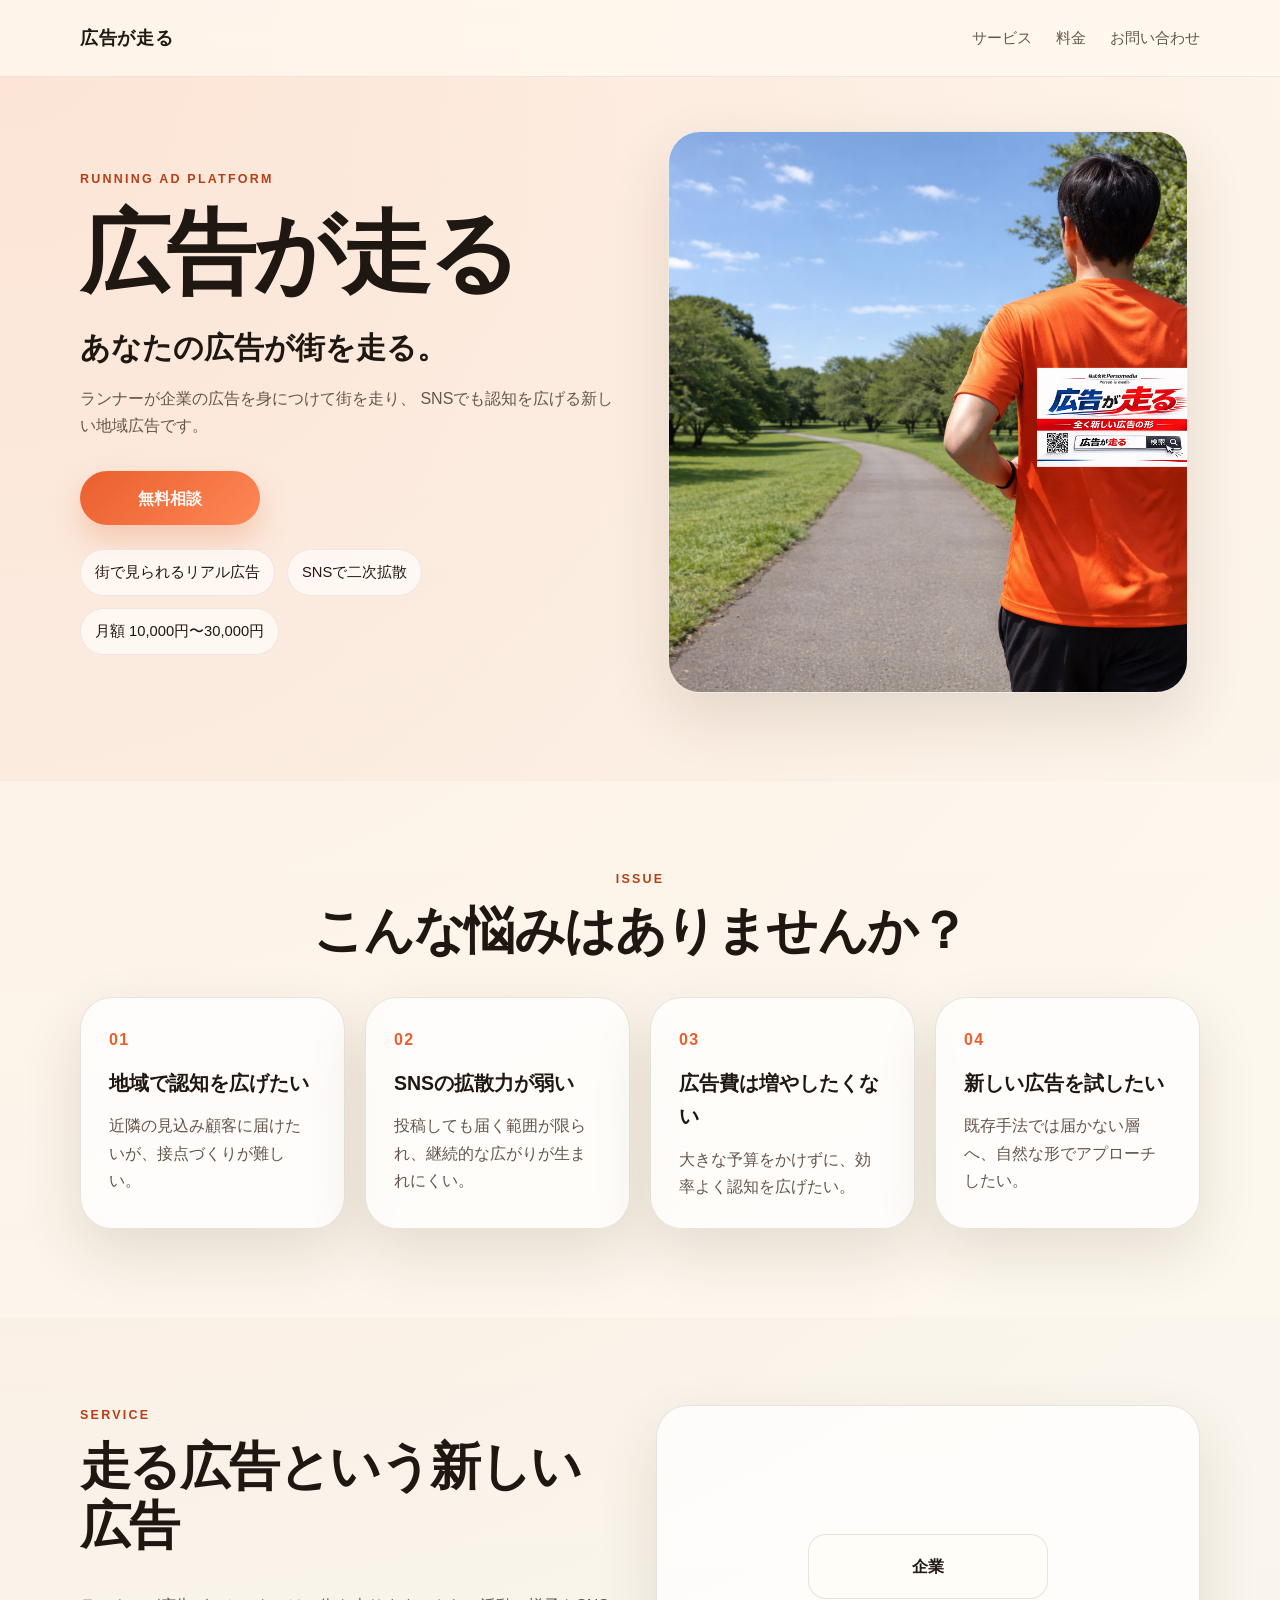
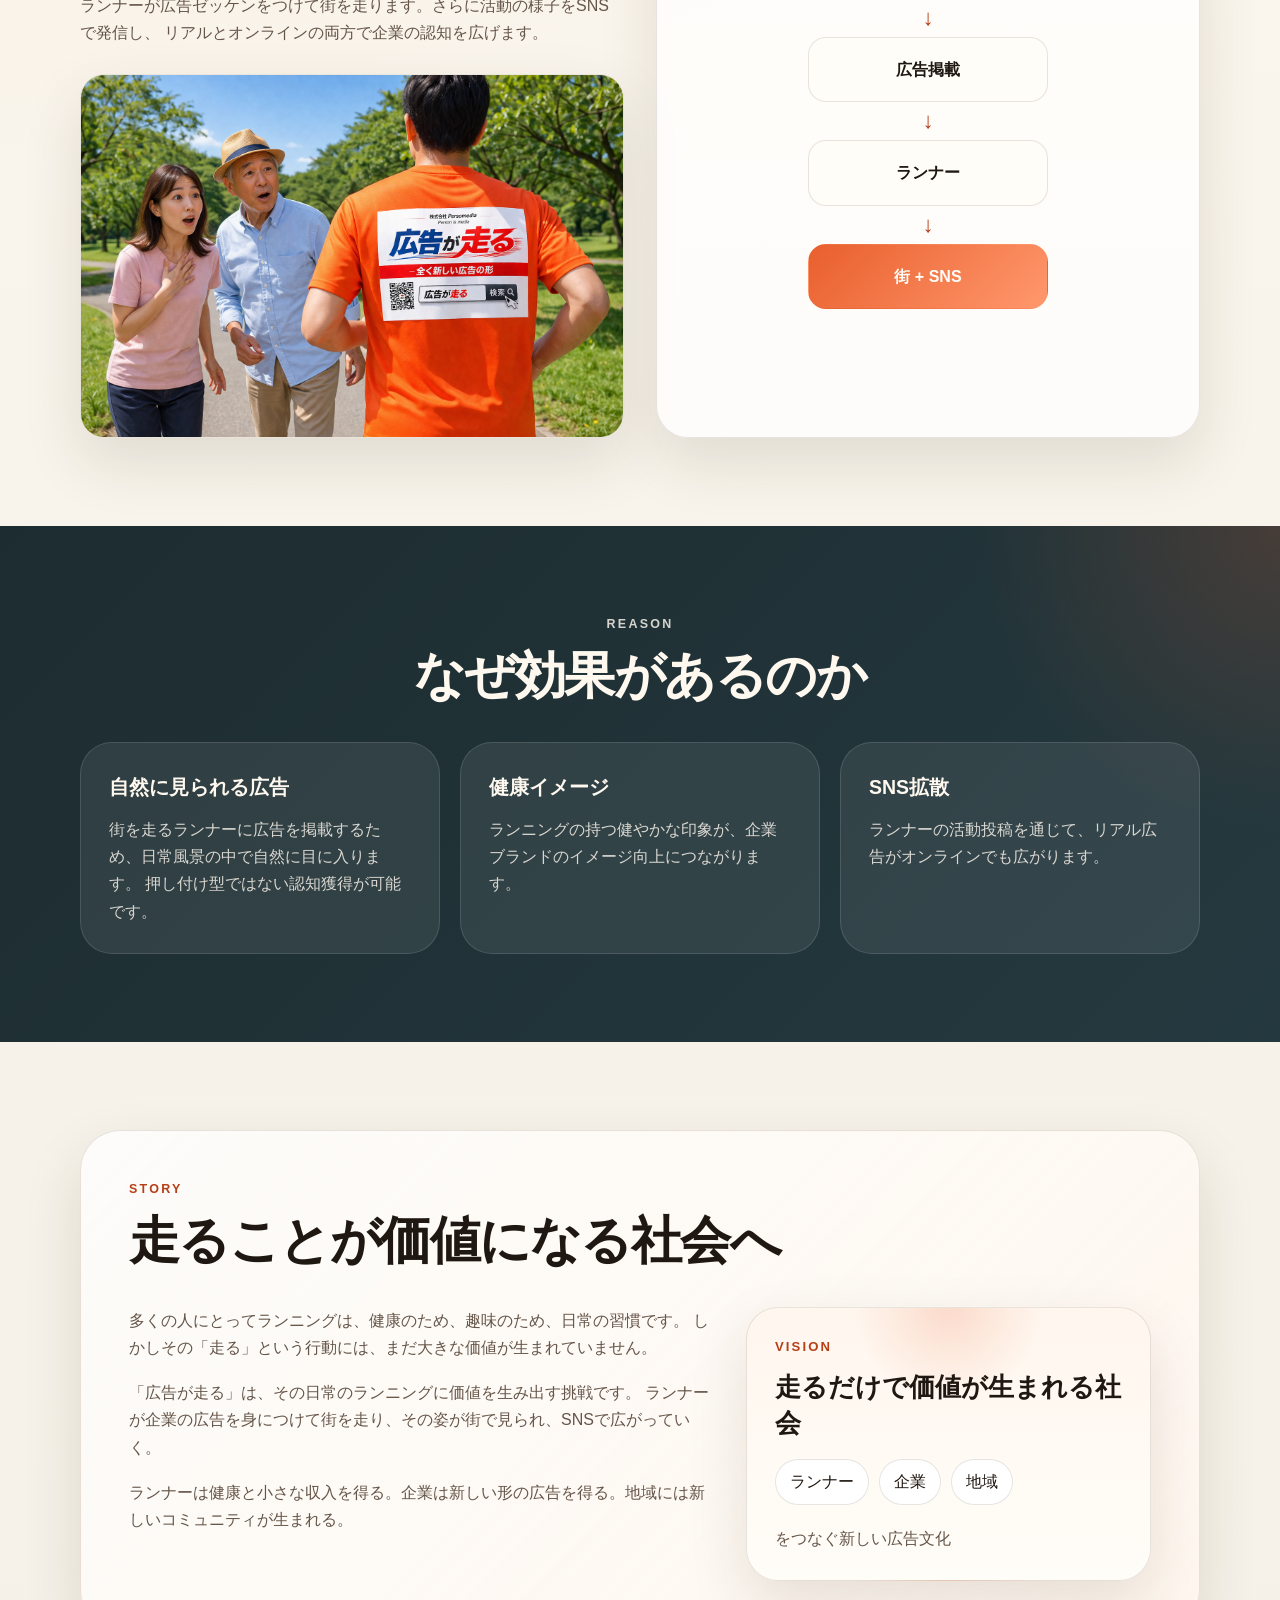
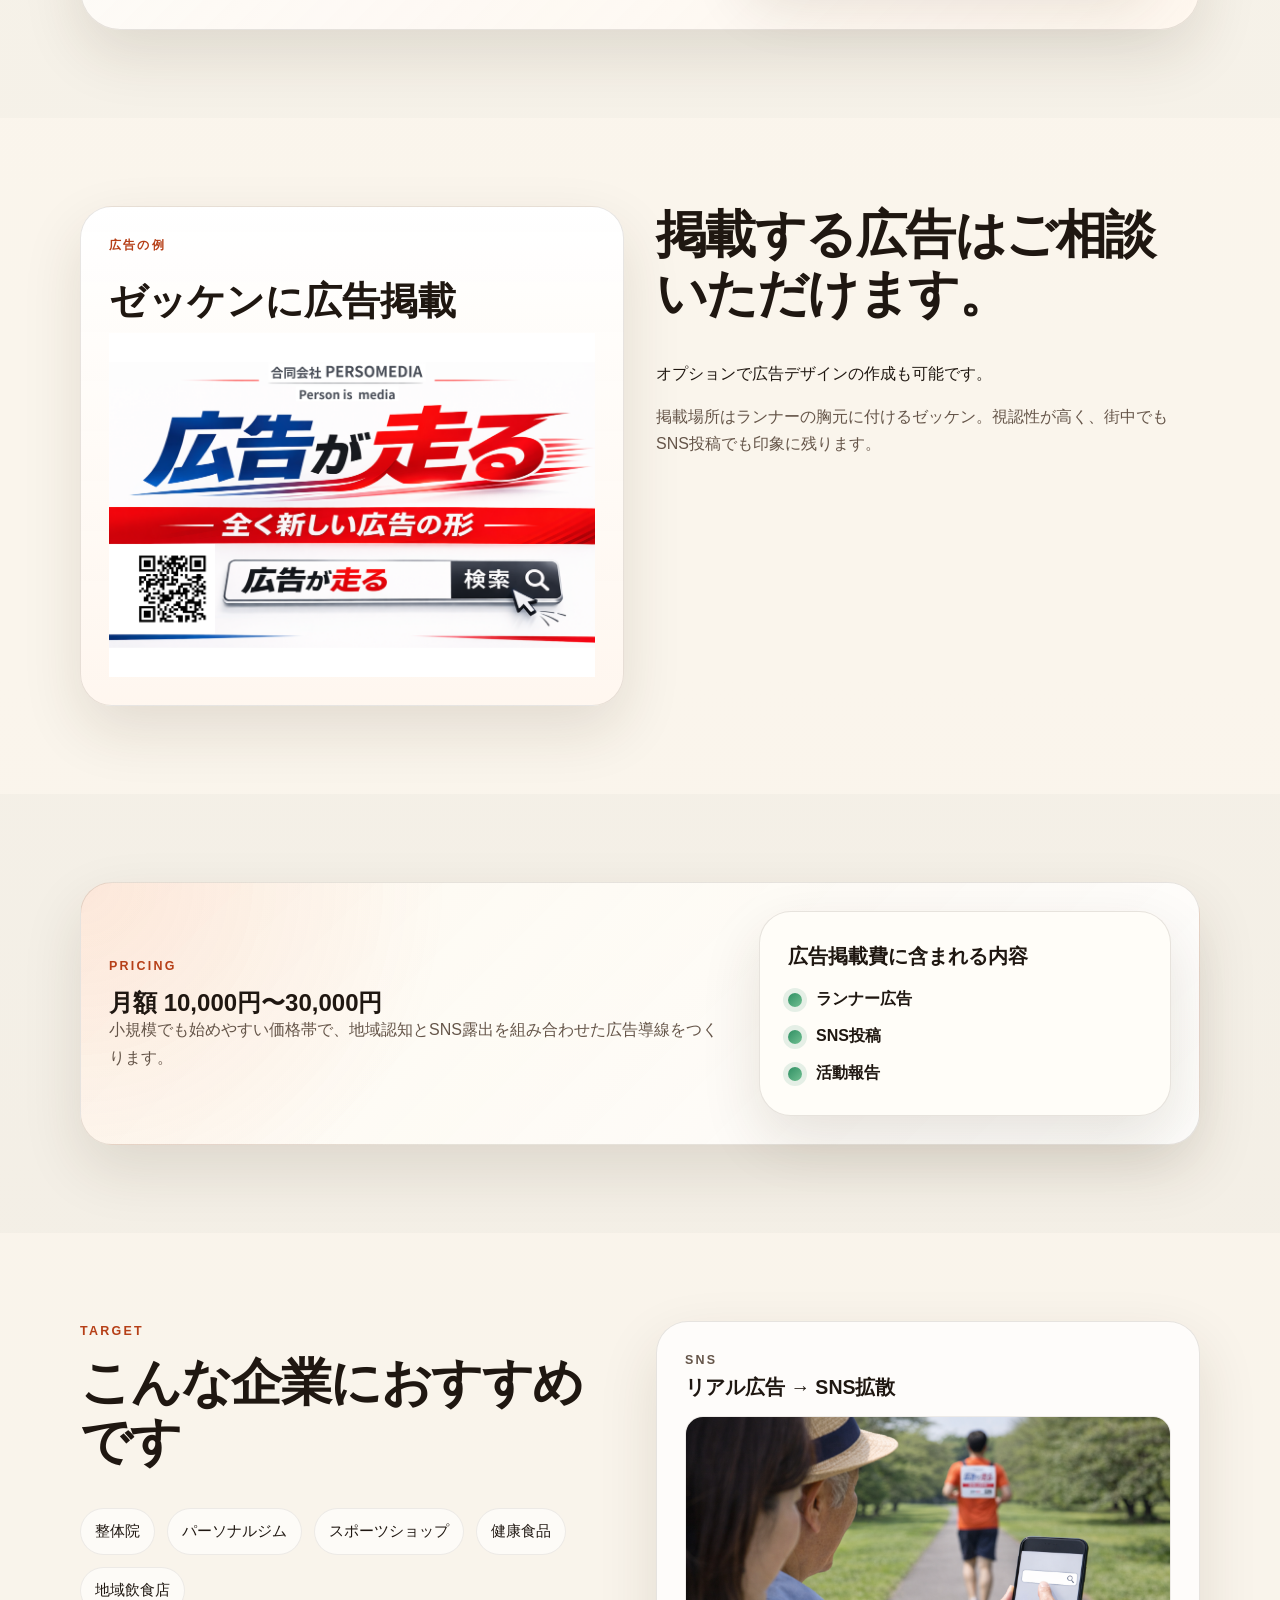
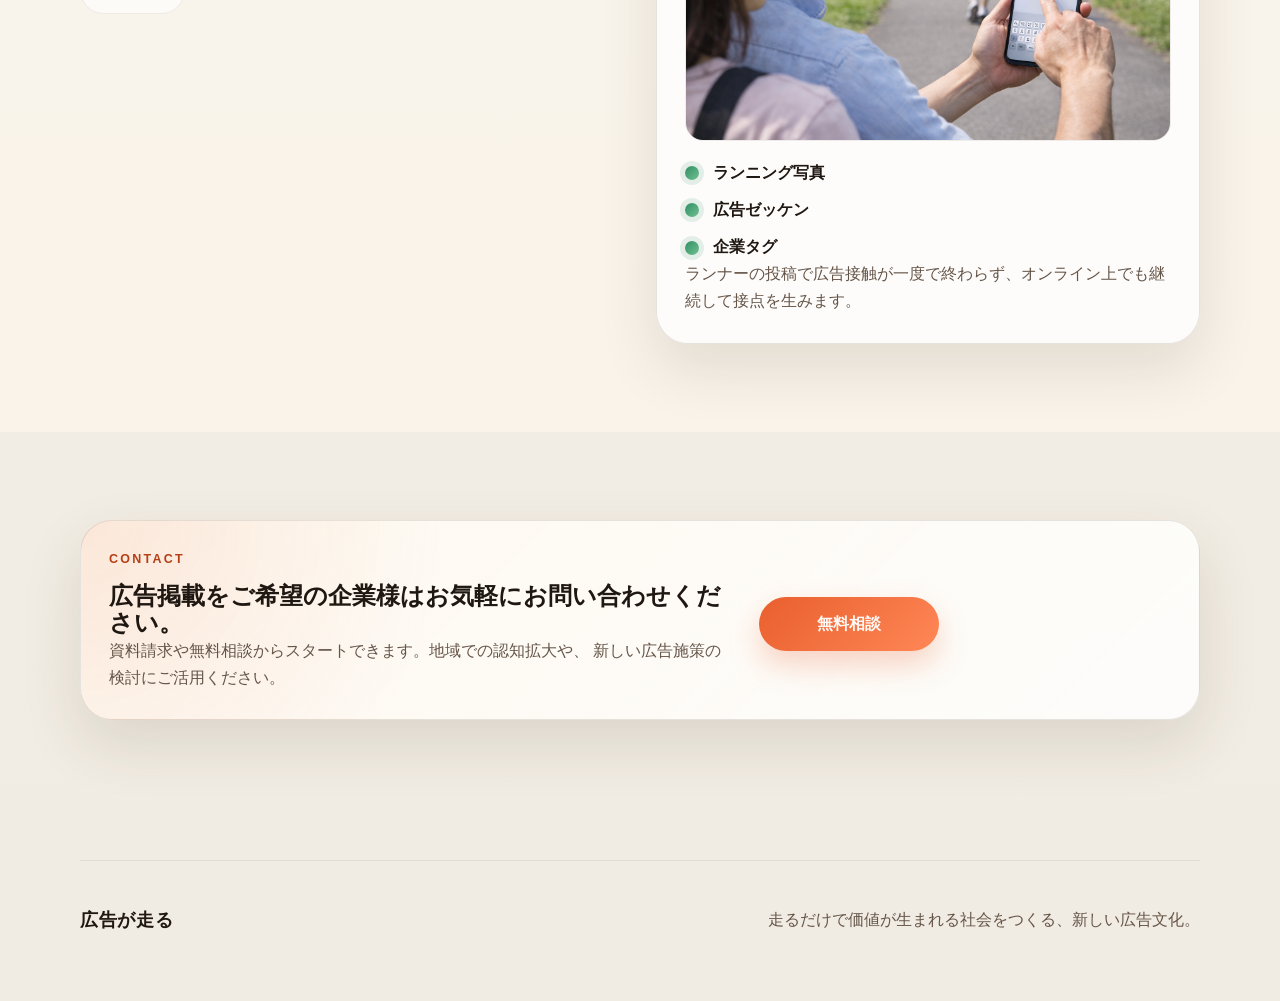
<file: sponsor/type-normal/index.html>
<!DOCTYPE html>
<html lang="ja">
  <head>
    <meta charset="UTF-8" />
    <meta name="robots" content="noindex">
    <meta name="viewport" content="width=device-width, initial-scale=1.0" />
    <title>広告が走る | あなたの広告が街を走る</title>
    <meta
      name="description"
      content="ランナーが企業の広告を身につけて街とSNSで認知を広げる、新しい地域広告サービス「広告が走る」のランディングページです。"
    />
    <link rel="stylesheet" href="style.css" />
  </head>
  <body>
    <header class="site-header">
      <div class="container header-inner">
        <a class="brand" href="#top">広告が走る</a>
        <nav class="header-nav">
          <a href="#service">サービス</a>
          <a href="#pricing">料金</a>
          <a href="#contact">お問い合わせ</a>
        </nav>
      </div>
    </header>

    <main id="top">
      <section class="hero section">
        <div class="container hero-grid">
          <div class="hero-copy">
            <p class="eyebrow">Running Ad Platform</p>
            <h1>広告が走る</h1>
            <p class="hero-lead">あなたの広告が街を走る。</p>
            <p class="hero-description">
              ランナーが企業の広告を身につけて街を走り、
              SNSでも認知を広げる新しい地域広告です。
            </p>
            <div class="hero-actions">
              <a class="button button-primary" href="https://docs.google.com/forms/d/e/1FAIpQLSdw3MdTlM3T04j_LmAXZ2RPLsdVWmoMMGlldHi9ynn-MSj84Q/viewform?usp=publish-editor">無料相談</a>
            </div>
            <ul class="hero-points">
              <li>街で見られるリアル広告</li>
              <li>SNSで二次拡散</li>
              <li>月額 10,000円〜30,000円</li>
            </ul>
          </div>

          <div class="hero-visual" aria-label="ランナー広告のイメージ">
            <div class="hero-photo-card">
              <img
                class="hero-photo-main"
                src="image/mv_first.jpg"
                alt="ゼッケンを付けて街を走るランナー"
              />
            </div>
          </div>
        </div>
      </section>

      <section class="section section-muted">
        <div class="container">
          <div class="section-heading">
            <p class="eyebrow">Issue</p>
            <h2>こんな悩みはありませんか？</h2>
          </div>
          <div class="card-grid four">
            <article class="card issue-card">
              <span class="issue-number">01</span>
              <h3>地域で認知を広げたい</h3>
              <p>近隣の見込み顧客に届けたいが、接点づくりが難しい。</p>
            </article>
            <article class="card issue-card">
              <span class="issue-number">02</span>
              <h3>SNSの拡散力が弱い</h3>
              <p>投稿しても届く範囲が限られ、継続的な広がりが生まれにくい。</p>
            </article>
            <article class="card issue-card">
              <span class="issue-number">03</span>
              <h3>広告費は増やしたくない</h3>
              <p>大きな予算をかけずに、効率よく認知を広げたい。</p>
            </article>
            <article class="card issue-card">
              <span class="issue-number">04</span>
              <h3>新しい広告を試したい</h3>
              <p>既存手法では届かない層へ、自然な形でアプローチしたい。</p>
            </article>
          </div>
        </div>
      </section>

      <section id="service" class="section">
        <div class="container two-column">
          <div>
            <div class="section-heading left">
              <p class="eyebrow">Service</p>
              <h2>走る広告という新しい広告</h2>
            </div>
            <p class="body-copy">
              ランナーが広告ゼッケンをつけて街を走ります。さらに活動の様子をSNSで発信し、
              リアルとオンラインの両方で企業の認知を広げます。
            </p>
            <figure class="section-visual">
              <img
                src="image/second.png"
                alt="ランナーがゼッケンをつけて街を走る様子"
              />
            </figure>
          </div>

          <div class="flow card">
            <div class="flow-step">
              <span>企業</span>
            </div>
            <div class="flow-arrow">↓</div>
            <div class="flow-step">
              <span>広告掲載</span>
            </div>
            <div class="flow-arrow">↓</div>
            <div class="flow-step">
              <span>ランナー</span>
            </div>
            <div class="flow-arrow">↓</div>
            <div class="flow-step highlight">
              <span>街 + SNS</span>
            </div>
          </div>
        </div>
      </section>

      <section class="section section-dark">
        <div class="container">
          <div class="section-heading">
            <p class="eyebrow">Reason</p>
            <h2>なぜ効果があるのか</h2>
          </div>
          <div class="card-grid three">
            <article class="card feature-card">
              <h3>自然に見られる広告</h3>
              <p>
                街を走るランナーに広告を掲載するため、日常風景の中で自然に目に入ります。
                押し付け型ではない認知獲得が可能です。
              </p>
            </article>
            <article class="card feature-card">
              <h3>健康イメージ</h3>
              <p>
                ランニングの持つ健やかな印象が、企業ブランドのイメージ向上につながります。
              </p>
            </article>
            <article class="card feature-card">
              <h3>SNS拡散</h3>
              <p>
                ランナーの活動投稿を通じて、リアル広告がオンラインでも広がります。
              </p>
            </article>
          </div>
        </div>
      </section>

      <section class="section">
        <div class="container story-block">
          <div class="section-heading left">
            <p class="eyebrow">Story</p>
            <h2>走ることが価値になる社会へ</h2>
          </div>
          <div class="story-layout">
            <div class="story-text">
              <p>
                多くの人にとってランニングは、健康のため、趣味のため、日常の習慣です。
                しかしその「走る」という行動には、まだ大きな価値が生まれていません。
              </p>
              <p>
                「広告が走る」は、その日常のランニングに価値を生み出す挑戦です。
                ランナーが企業の広告を身につけて街を走り、その姿が街で見られ、SNSで広がっていく。
              </p>
              <p>
                ランナーは健康と小さな収入を得る。企業は新しい形の広告を得る。地域には新しいコミュニティが生まれる。
              </p>
            </div>
            <aside class="vision-card card">
              <p class="vision-label">VISION</p>
              <p class="vision-phrase">走るだけで価値が生まれる社会</p>
              <ul class="vision-list">
                <li>ランナー</li>
                <li>企業</li>
                <li>地域</li>
              </ul>
              <p class="vision-caption">をつなぐ新しい広告文化</p>
            </aside>
          </div>
        </div>
      </section>

      <section class="section section-muted">
        <div class="container two-column align-start">
          <div class="card ad-card">
            <div class="ad-card__header">
              <p class="eyebrow">広告の例</p>
              <h2>ゼッケンに広告掲載</h2>
            </div>
            <img src="./image/zekken.png" alt="ゼッケン画像">
          </div>

          <div>
            <div class="section-heading left">
              <h2>掲載する広告はご相談いただけます。</h2>
            </div>
            <p>オプションで広告デザインの作成も可能です。</p>
            <p class="body-copy">
              掲載場所はランナーの胸元に付けるゼッケン。視認性が高く、街中でもSNS投稿でも印象に残ります。
            </p>
          </div>
        </div>
      </section>

      <section id="pricing" class="section">
        <div class="container">
          <div class="pricing-panel">
            <div>
              <p class="eyebrow">Pricing</p>
              <h2>月額 10,000円〜30,000円</h2>
              <p class="pricing-copy">
                小規模でも始めやすい価格帯で、地域認知とSNS露出を組み合わせた広告導線をつくります。
              </p>
            </div>
            <div class="pricing-details card">
              <h3>広告掲載費に含まれる内容</h3>
              <ul class="check-list compact">
                <li>ランナー広告</li>
                <li>SNS投稿</li>
                <li>活動報告</li>
              </ul>
            </div>
          </div>
        </div>
      </section>

      <section class="section section-muted">
        <div class="container two-column align-start">
          <div>
            <div class="section-heading left">
              <p class="eyebrow">Target</p>
              <h2>こんな企業におすすめです</h2>
            </div>
            <div class="tag-list">
              <span>整体院</span>
              <span>パーソナルジム</span>
              <span>スポーツショップ</span>
              <span>健康食品</span>
              <span>地域飲食店</span>
            </div>
          </div>

          <div class="card sns-card">
            <p class="eyebrow">SNS</p>
            <h3>リアル広告 → SNS拡散</h3>
            <img
              class="sns-card-image"
              src="image/serch.png"
              alt="街で気になった広告が検索につながるイメージ"
            />
            <ul class="check-list compact">
              <li>ランニング写真</li>
              <li>広告ゼッケン</li>
              <li>企業タグ</li>
            </ul>
            <p>
              ランナーの投稿で広告接触が一度で終わらず、オンライン上でも継続して接点を生みます。
            </p>
          </div>
        </div>
      </section>

      <section id="contact" class="section contact-section">
        <div class="container contact-panel">
          <div>
            <p class="eyebrow">Contact</p>
            <h2>広告掲載をご希望の企業様はお気軽にお問い合わせください。</h2>
            <p class="contact-copy">
              資料請求や無料相談からスタートできます。地域での認知拡大や、
              新しい広告施策の検討にご活用ください。
            </p>
          </div>
          <div class="contact-actions">
            <a class="button button-primary" href="https://docs.google.com/forms/d/e/1FAIpQLSdw3MdTlM3T04j_LmAXZ2RPLsdVWmoMMGlldHi9ynn-MSj84Q/viewform?usp=publish-editor">無料相談</a>
          </div>
        </div>
      </section>
    </main>

    <footer class="site-footer">
      <div class="container footer-inner">
        <p class="footer-brand">広告が走る</p>
        <p class="footer-copy">走るだけで価値が生まれる社会をつくる、新しい広告文化。</p>
      </div>
    </footer>
  </body>
</html>
</file>
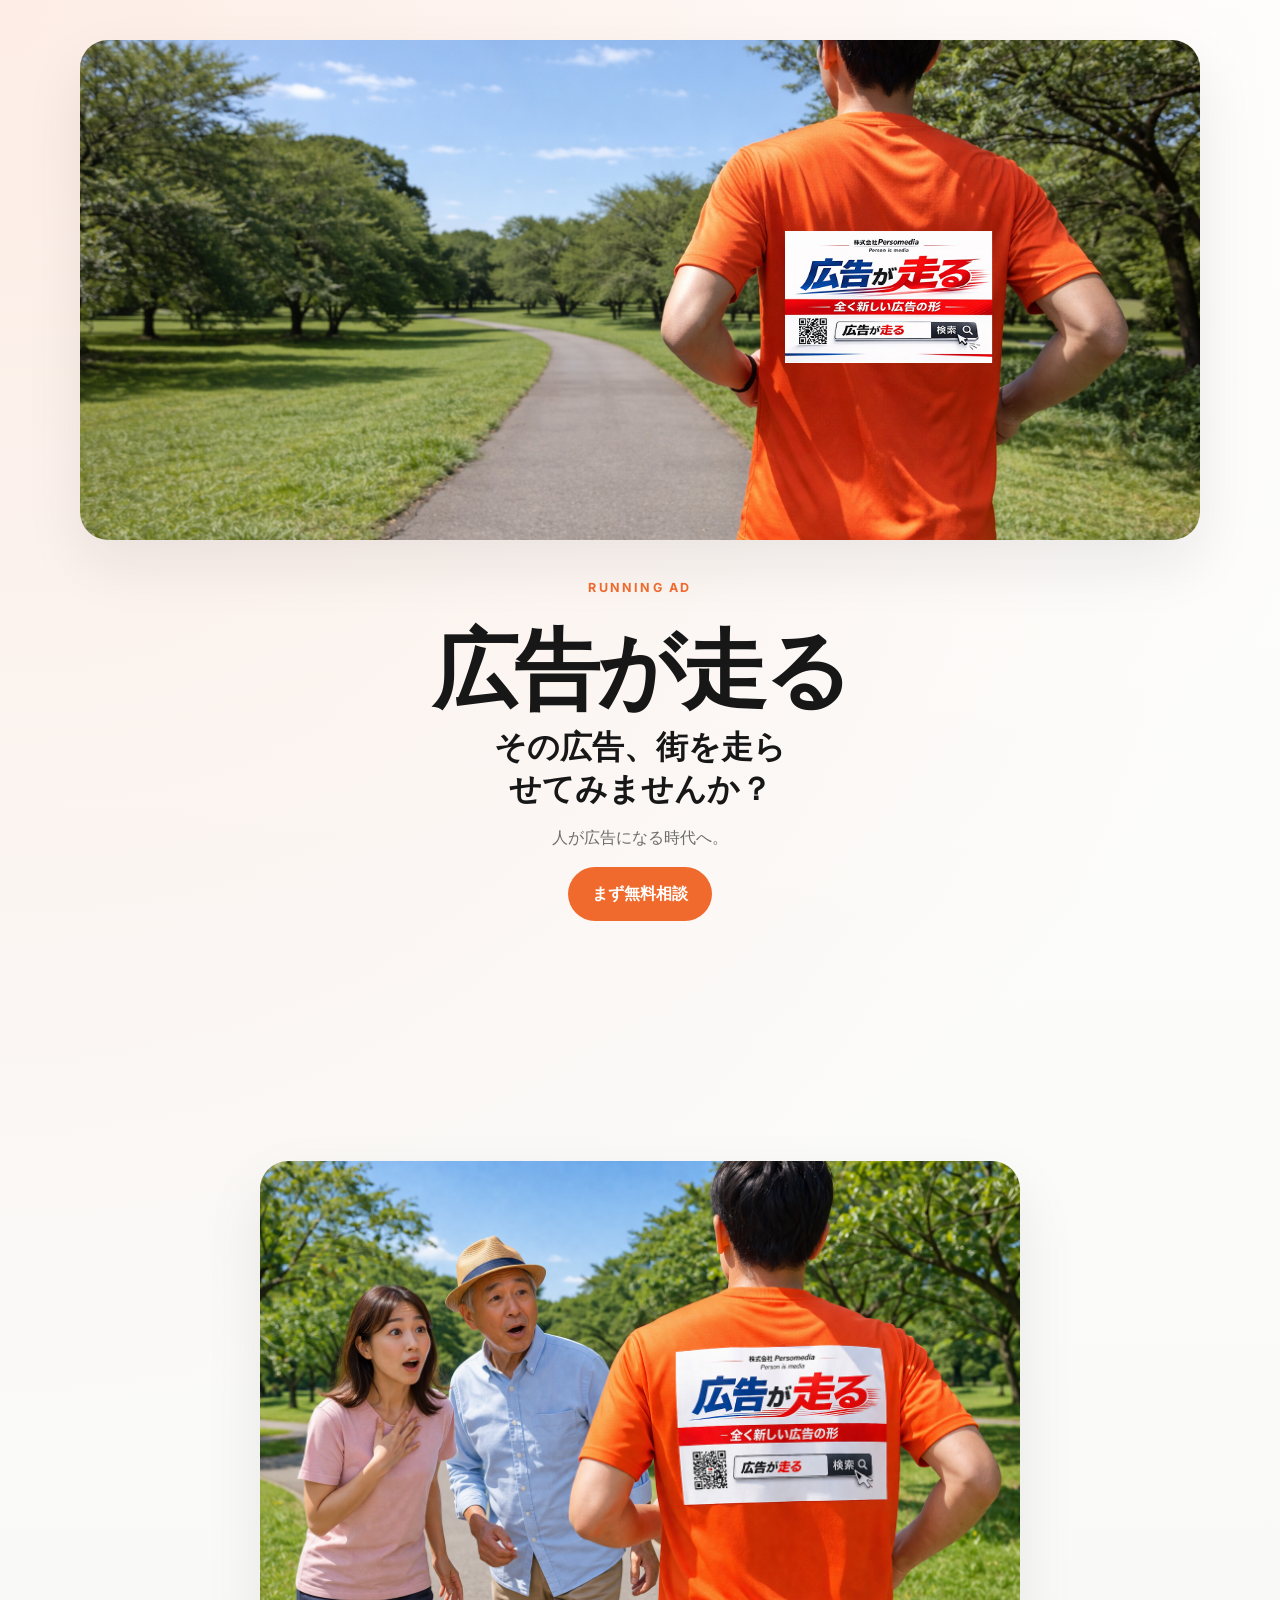
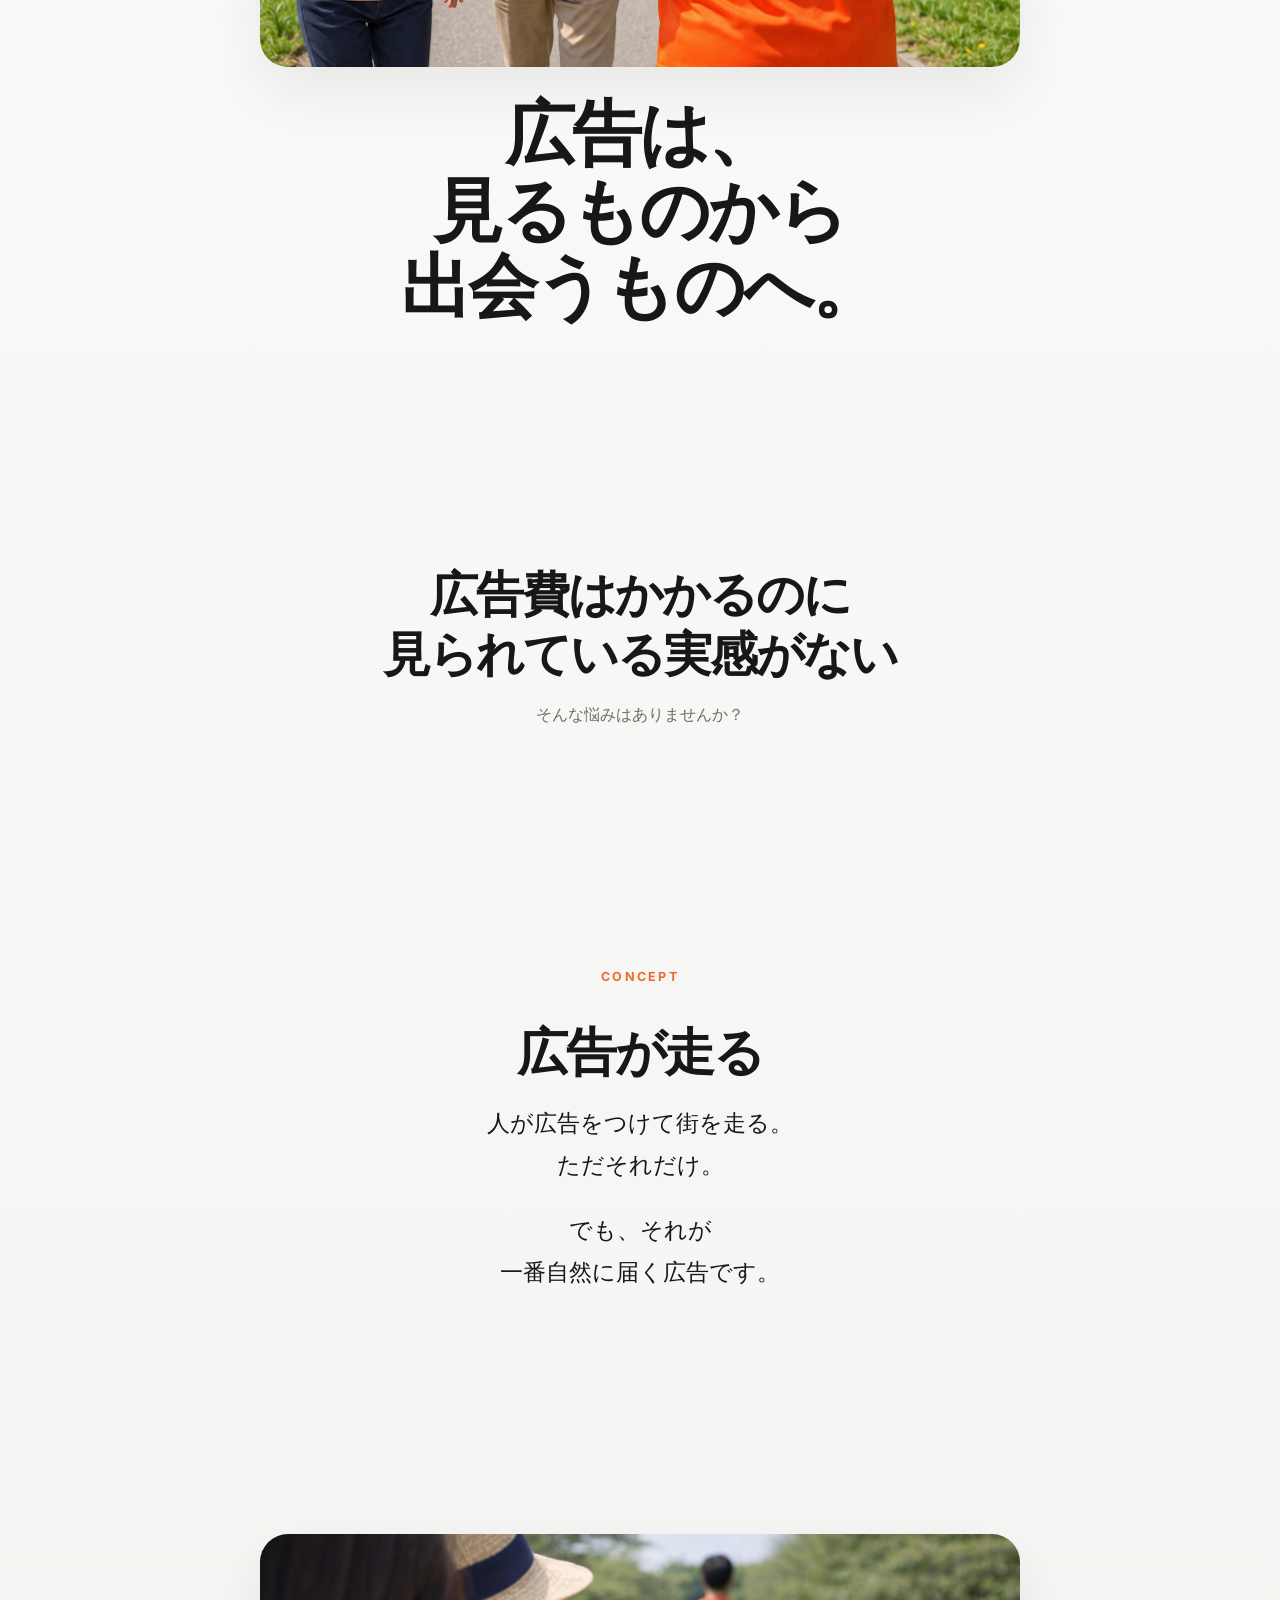
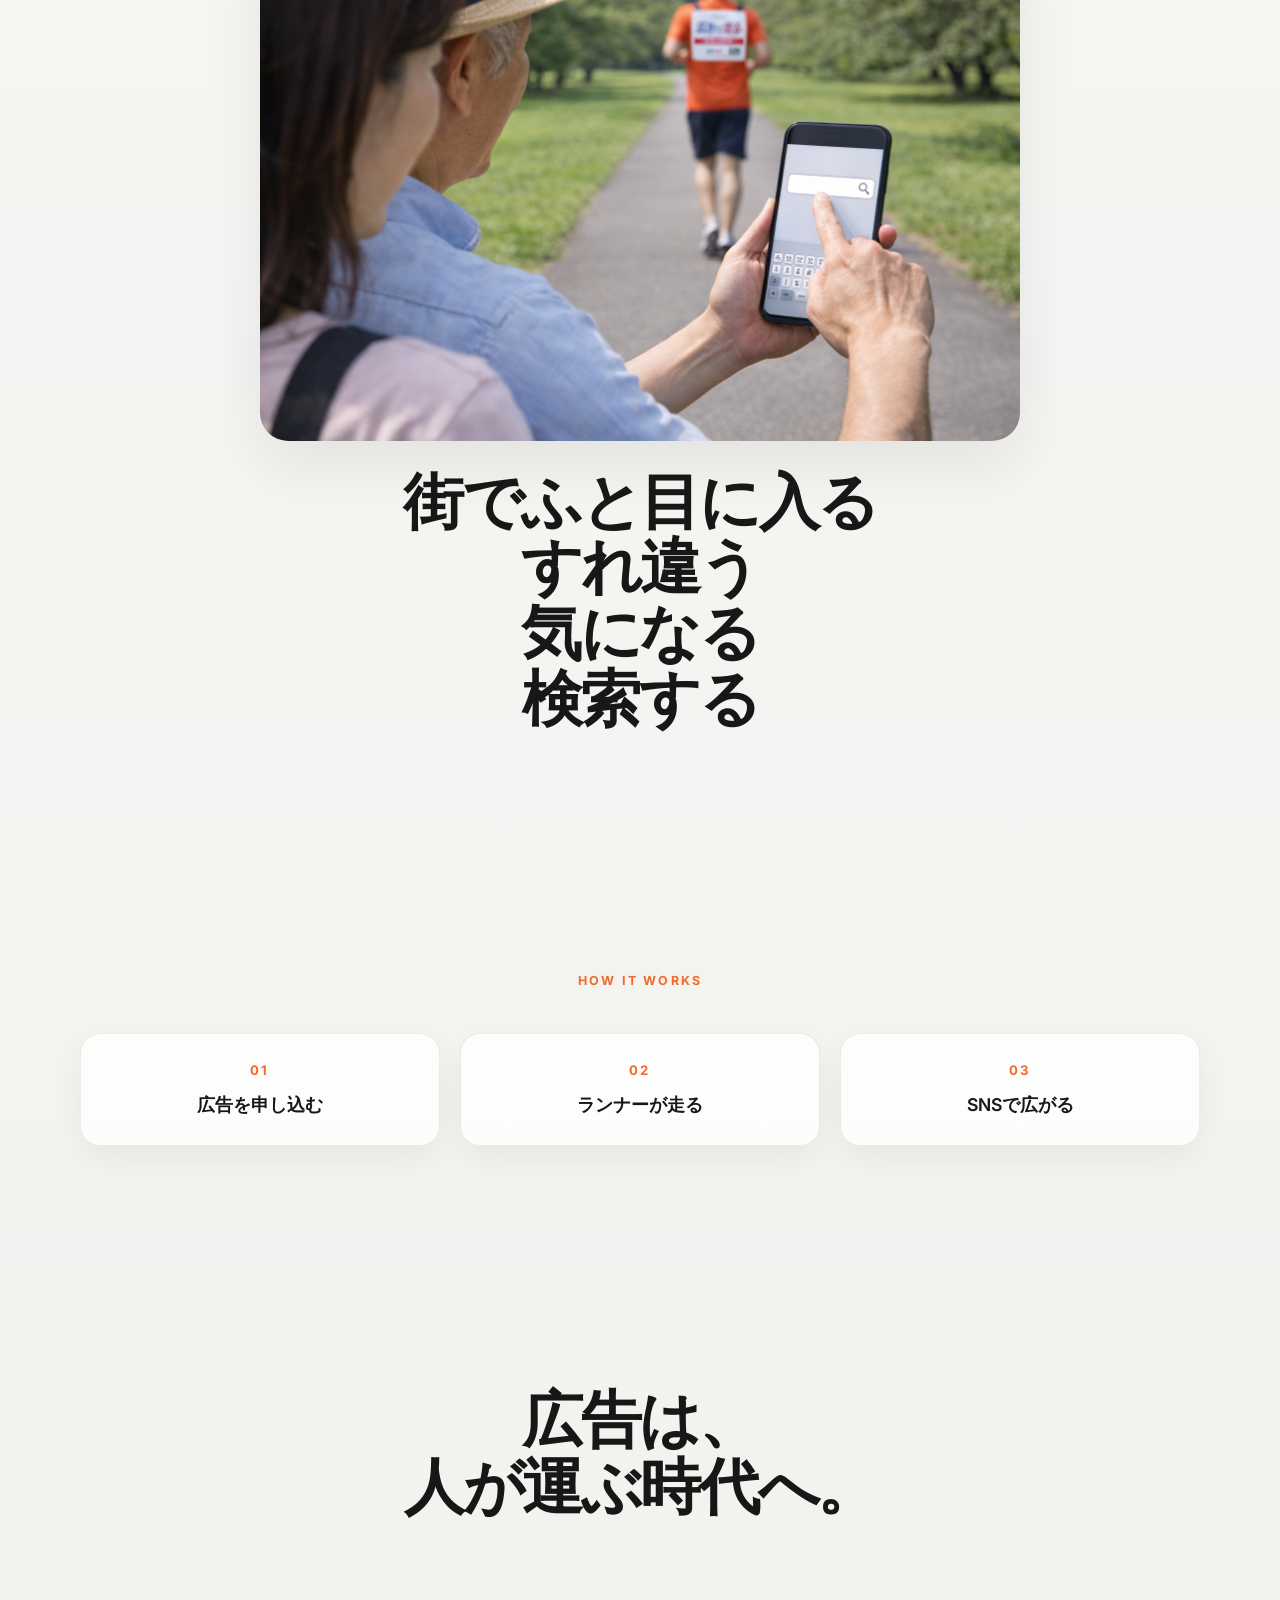
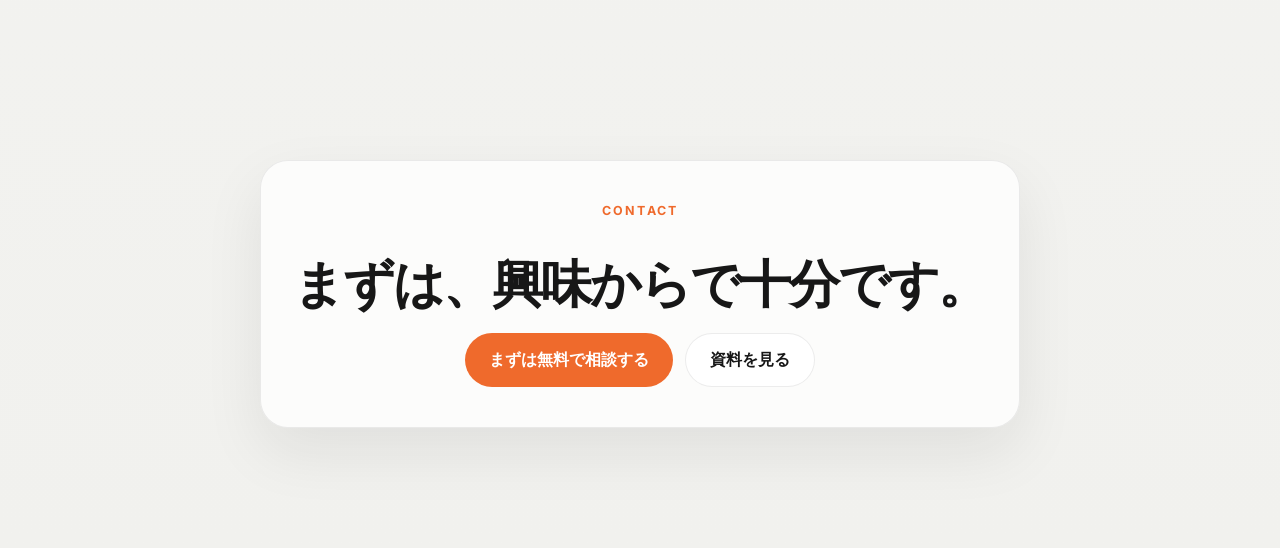
<file: sponsor/type-unique/index.html>
<!DOCTYPE html>
<html lang="ja">
  <head>
    <meta charset="UTF-8" />
    <meta name="viewport" content="width=device-width, initial-scale=1.0" />
    <title>広告が走る | 感性訴求LP</title>
    <meta
      name="description"
      content="広告が走る。その広告、街を走らせてみませんか？ 人が広告になる時代へ。"
    />
    <link rel="preconnect" href="https://fonts.googleapis.com" />
    <link rel="preconnect" href="https://fonts.gstatic.com" crossorigin />
    <link
      href="https://fonts.googleapis.com/css2?family=Inter:wght@400;500;600;700;800&display=swap"
      rel="stylesheet"
    />
    <link rel="stylesheet" href="style.css" />
  </head>
  <body>
    <main>
      <section class="hero">
        <div class="container">
          <div class="hero-media">
            <img
              class="hero-image"
              src="image/mv_first.jpg"
              alt="ゼッケンを付けて街を走るランナー"
            />
          </div>
          <div class="hero-copy">
            <p class="eyebrow">Running Ad</p>
            <h1>広告が走る</h1>
            <p class="hero-lead">その広告、街を走らせてみませんか？</p>
            <p class="hero-sub">人が広告になる時代へ。</p>
            <a class="button button-primary" href="https://docs.google.com/forms/d/e/1FAIpQLSdw3MdTlM3T04j_LmAXZ2RPLsdVWmoMMGlldHi9ynn-MSj84Q/viewform?usp=publish-editor">まず無料相談</a>
          </div>
        </div>
      </section>

      <section class="section visual-section">
        <div class="container narrow">
          <div class="media-frame large">
            <img
              class="section-image"
              src="image/second.png"
              alt="ランナーがゼッケンをつけて街を走る様子"
            />
          </div>
          <div class="section-copy">
            <p class="display-copy">
              広告は、<br />
              見るものから<br />
              出会うものへ。
            </p>
          </div>
        </div>
      </section>

      <section class="section empathy-section">
        <div class="container narrow">
          <div class="section-copy">
            <p class="split-copy">
              広告費はかかるのに<br />
              見られている実感がない
            </p>
            <p class="support-copy">そんな悩みはありませんか？</p>
          </div>
        </div>
      </section>

      <section class="section concept-section">
        <div class="container narrow">
          <div class="section-copy">
            <p class="eyebrow">Concept</p>
            <h2>広告が走る</h2>
            <p class="concept-copy">
              人が広告をつけて街を走る。<br />
              ただそれだけ。
            </p>
            <p class="concept-copy">
              でも、それが<br />
              一番自然に届く広告です。
            </p>
          </div>
        </div>
      </section>

      <section class="section image-section">
        <div class="container narrow">
          <div class="media-frame medium">
            <img
              class="section-image"
              src="image/serch.png"
              alt="街ですれ違い気になって検索につながるイメージ"
            />
          </div>
          <div class="section-copy">
            <p class="display-copy small">
              街でふと目に入る<br />
              すれ違う<br />
              気になる<br />
              検索する
            </p>
          </div>
        </div>
      </section>

      <section class="section steps-section">
        <div class="container">
          <div class="section-copy">
            <p class="eyebrow">How It Works</p>
          </div>
          <div class="steps-grid">
            <article class="step-card">
              <span class="step-number">01</span>
              <p>広告を申し込む</p>
            </article>
            <article class="step-card">
              <span class="step-number">02</span>
              <p>ランナーが走る</p>
            </article>
            <article class="step-card">
              <span class="step-number">03</span>
              <p>SNSで広がる</p>
            </article>
          </div>
        </div>
      </section>

      <section class="section statement-section">
        <div class="container narrow">
          <p class="statement-copy">
            広告は、<br />
            人が運ぶ時代へ。
          </p>
        </div>
      </section>

      <section id="cta" class="section cta-section">
        <div class="container narrow">
          <div class="cta-box">
            <p class="eyebrow">Contact</p>
            <h2>まずは、興味からで十分です。</h2>
            <div class="cta-actions">
              <a class="button button-primary" href="mailto:info@example.com">まずは無料で相談する</a>
              <a class="button button-secondary" href="mailto:info@example.com">資料を見る</a>
            </div>
          </div>
        </div>
      </section>
    </main>
  </body>
</html>
</file>
<file: type-normal/style.css>
:root {
  --bg: #f7f3ea;
  --bg-soft: #fffdf8;
  --surface: rgba(255, 255, 255, 0.74);
  --surface-strong: #fffaf1;
  --line: rgba(56, 42, 27, 0.12);
  --text: #1f1711;
  --muted: #655549;
  --accent: #e95f2d;
  --accent-deep: #b63f17;
  --accent-soft: #ffd3bf;
  --dark: #1d2c30;
  --dark-soft: #24393f;
  --success: #2f8f63;
  --shadow: 0 24px 60px rgba(58, 40, 16, 0.12);
  --radius-xl: 32px;
  --radius-lg: 24px;
  --radius-md: 18px;
  --radius-sm: 14px;
}

*,
*::before,
*::after {
  box-sizing: border-box;
}

html {
  scroll-behavior: smooth;
}

body {
  margin: 0;
  font-family: "Hiragino Sans", "Yu Gothic", "YuGothic", sans-serif;
  color: var(--text);
  background:
    radial-gradient(circle at top left, rgba(233, 95, 45, 0.14), transparent 30%),
    linear-gradient(180deg, #fffaf1 0%, #f7f3ea 42%, #f1ece3 100%);
  line-height: 1.7;
}

a {
  color: inherit;
  text-decoration: none;
}

img {
  max-width: 100%;
  display: block;
}

.container {
  width: min(1120px, calc(100% - 40px));
  margin: 0 auto;
}

.section {
  padding: 88px 0;
}

.section-muted {
  background: rgba(255, 250, 241, 0.55);
}

.section-dark {
  background:
    radial-gradient(circle at top right, rgba(233, 95, 45, 0.18), transparent 22%),
    linear-gradient(135deg, var(--dark) 0%, var(--dark-soft) 100%);
  color: #fef8ef;
}

.site-header {
  position: sticky;
  top: 0;
  z-index: 20;
  backdrop-filter: blur(18px);
  background: rgba(255, 250, 241, 0.72);
  border-bottom: 1px solid rgba(56, 42, 27, 0.08);
}

.header-inner,
.footer-inner,
.hero-grid,
.two-column,
.story-layout,
.pricing-panel,
.contact-panel {
  display: grid;
  gap: 32px;
}

.header-inner {
  grid-template-columns: auto 1fr;
  align-items: center;
  min-height: 76px;
}

.brand,
.footer-brand {
  font-size: 1.15rem;
  font-weight: 800;
  letter-spacing: 0.04em;
}

.header-nav {
  display: flex;
  justify-content: flex-end;
  flex-wrap: wrap;
  gap: 24px;
}

.header-nav a {
  font-size: 0.95rem;
  color: var(--muted);
}

.hero {
  padding-top: 54px;
}

.hero-grid,
.two-column {
  grid-template-columns: repeat(2, minmax(0, 1fr));
  align-items: center;
}

.hero-copy h1,
.section-heading h2,
.pricing-panel h2,
.contact-panel h2 {
  margin: 0;
  line-height: 1.15;
}

.hero-copy h1 {
  font-size: clamp(3rem, 8vw, 5.6rem);
  letter-spacing: -0.04em;
}

.eyebrow {
  margin: 0 0 12px;
  font-size: 0.78rem;
  font-weight: 800;
  letter-spacing: 0.18em;
  text-transform: uppercase;
  color: var(--accent-deep);
}

.hero-lead {
  margin: 18px 0 12px;
  font-size: clamp(1.35rem, 2.4vw, 1.85rem);
  font-weight: 700;
}

.hero-description,
.body-copy,
.pricing-copy,
.contact-copy,
.story-text p,
.feature-card p,
.issue-card p,
.sns-card p {
  margin: 0;
  color: var(--muted);
}

.section-dark .eyebrow,
.section-dark .feature-card p {
  color: rgba(255, 248, 239, 0.82);
}

.hero-actions,
.contact-actions {
  display: flex;
  flex-wrap: wrap;
  gap: 14px;
  margin: 32px 0 24px;
}

.button {
  display: inline-flex;
  align-items: center;
  justify-content: center;
  min-width: 180px;
  min-height: 54px;
  padding: 0 22px;
  border-radius: 999px;
  font-weight: 800;
  transition: transform 0.2s ease, box-shadow 0.2s ease, background-color 0.2s ease;
}

.button:hover {
  transform: translateY(-2px);
}

.button-primary {
  background: linear-gradient(135deg, var(--accent) 0%, #ff8757 100%);
  color: #fff9f5;
  box-shadow: 0 14px 30px rgba(233, 95, 45, 0.26);
}

.button-secondary {
  background: rgba(255, 255, 255, 0.62);
  border: 1px solid rgba(56, 42, 27, 0.1);
}

.hero-points,
.check-list,
.vision-list {
  margin: 0;
  padding: 0;
  list-style: none;
}

.hero-points {
  display: flex;
  flex-wrap: wrap;
  gap: 12px;
}

.hero-points li,
.tag-list span {
  padding: 10px 14px;
  border-radius: 999px;
  background: rgba(255, 255, 255, 0.62);
  border: 1px solid rgba(56, 42, 27, 0.08);
  font-size: 0.92rem;
}

.hero-visual {
  display: flex;
  justify-content: center;
}

.runner-card,
.card,
.pricing-panel,
.contact-panel {
  border-radius: var(--radius-xl);
}

.runner-card {
  position: relative;
  width: min(100%, 520px);
  min-height: 560px;
  overflow: hidden;
  background:
    linear-gradient(180deg, rgba(255, 255, 255, 0.92) 0%, rgba(255, 245, 233, 0.95) 100%);
  box-shadow: var(--shadow);
  border: 1px solid rgba(56, 42, 27, 0.08);
}

.runner-card__track {
  position: absolute;
  left: -10%;
  right: -10%;
  bottom: 96px;
  height: 150px;
  border-top-left-radius: 50%;
  border-top-right-radius: 50%;
  background:
    linear-gradient(180deg, #ef7549 0%, #cb4d22 100%);
}

.runner-card__sun {
  position: absolute;
  top: 48px;
  right: 52px;
  width: 116px;
  height: 116px;
  border-radius: 50%;
  background: radial-gradient(circle, #ffd087 0%, #ffb14c 75%, rgba(255, 177, 76, 0) 76%);
}

.runner {
  position: absolute;
  right: 96px;
  bottom: 104px;
  width: 200px;
  height: 340px;
}

.runner-head,
.runner-body,
.runner-arm,
.runner-leg {
  position: absolute;
}

.runner-head {
  top: 0;
  left: 78px;
  width: 44px;
  height: 44px;
  border-radius: 50%;
  background: #1f1711;
}

.runner-body {
  top: 42px;
  left: 58px;
  width: 86px;
  height: 134px;
  border-radius: 32px;
  background: linear-gradient(180deg, #1d2c30 0%, #2e4950 100%);
  transform: skew(-8deg);
}

.runner-arm {
  width: 22px;
  height: 116px;
  border-radius: 18px;
  background: #1f1711;
}

.runner-arm-left {
  top: 52px;
  left: 40px;
  transform: rotate(28deg);
}

.runner-arm-right {
  top: 48px;
  right: 18px;
  transform: rotate(-38deg);
}

.runner-leg {
  width: 28px;
  height: 156px;
  border-radius: 20px;
  background: #1f1711;
}

.runner-leg-left {
  bottom: 22px;
  left: 72px;
  transform: rotate(18deg);
}

.runner-leg-right {
  bottom: 18px;
  right: 44px;
  transform: rotate(-32deg);
}

.bib,
.ad-bib {
  display: grid;
  justify-items: center;
  gap: 8px;
  border-radius: 18px;
  background: linear-gradient(180deg, #fff 0%, #f6ece5 100%);
  border: 2px solid rgba(31, 23, 17, 0.12);
}

.bib {
  position: absolute;
  top: 24px;
  left: 12px;
  width: 100px;
  padding: 10px 8px;
}

.bib-logo,
.ad-bib-logo {
  font-size: 0.72rem;
  font-weight: 900;
  letter-spacing: 0.08em;
  color: var(--accent-deep);
}

.bib-name,
.ad-bib-name {
  font-size: 0.72rem;
  font-weight: 800;
}

.bib-qr,
.ad-bib-qr {
  width: 26px;
  height: 26px;
  background:
    linear-gradient(90deg, #1f1711 50%, transparent 50%) 0 0 / 8px 8px,
    linear-gradient(#1f1711 50%, transparent 50%) 0 0 / 8px 8px,
    #fff;
  border: 1px solid rgba(31, 23, 17, 0.18);
}

.visual-note {
  position: absolute;
  padding: 10px 14px;
  border-radius: 999px;
  background: rgba(255, 255, 255, 0.92);
  font-size: 0.84rem;
  font-weight: 700;
  box-shadow: 0 10px 24px rgba(58, 40, 16, 0.1);
}

.visual-note-left {
  left: 30px;
  bottom: 176px;
}

.visual-note-right {
  right: 24px;
  top: 138px;
}

.section-heading {
  margin-bottom: 36px;
  text-align: center;
}

.section-heading.left {
  text-align: left;
}

.section-heading h2 {
  font-size: clamp(2rem, 4vw, 3.4rem);
  letter-spacing: -0.03em;
}

.card-grid {
  display: grid;
  gap: 20px;
}

.card-grid.four {
  grid-template-columns: repeat(4, minmax(0, 1fr));
}

.card-grid.three {
  grid-template-columns: repeat(3, minmax(0, 1fr));
}

.card,
.pricing-panel,
.contact-panel {
  padding: 28px;
  background: var(--surface);
  border: 1px solid var(--line);
  box-shadow: var(--shadow);
}

.issue-card,
.feature-card {
  min-height: 100%;
}

.issue-number {
  display: inline-block;
  margin-bottom: 14px;
  color: var(--accent);
  font-weight: 900;
  letter-spacing: 0.08em;
}

.issue-card h3,
.feature-card h3,
.pricing-details h3,
.sns-card h3 {
  margin: 0 0 12px;
  font-size: 1.22rem;
}

.feature-card {
  background: rgba(255, 255, 255, 0.08);
  border-color: rgba(255, 255, 255, 0.12);
  box-shadow: none;
}

.flow {
  display: grid;
  justify-items: center;
  align-content: center;
  min-height: 100%;
  text-align: center;
}

.flow-step {
  width: min(100%, 240px);
  padding: 18px 20px;
  border-radius: 18px;
  background: var(--bg-soft);
  border: 1px solid var(--line);
  font-weight: 800;
}

.flow-step.highlight {
  background: linear-gradient(135deg, var(--accent) 0%, #ff986d 100%);
  color: #fffdf8;
  border-color: transparent;
}

.flow-arrow {
  font-size: 1.4rem;
  color: var(--accent-deep);
}

.story-block {
  padding: 48px;
  border-radius: 40px;
  background: linear-gradient(135deg, rgba(255, 255, 255, 0.74) 0%, rgba(255, 247, 239, 0.96) 100%);
  box-shadow: var(--shadow);
  border: 1px solid var(--line);
}

.story-layout {
  grid-template-columns: 1.3fr 0.9fr;
  align-items: start;
}

.story-text {
  display: grid;
  gap: 18px;
}

.vision-card {
  background:
    radial-gradient(circle at top, rgba(233, 95, 45, 0.18), transparent 28%),
    linear-gradient(180deg, #fff6ee 0%, #fffdf8 100%);
}

.vision-label {
  margin: 0 0 12px;
  font-size: 0.82rem;
  font-weight: 900;
  letter-spacing: 0.16em;
  color: var(--accent-deep);
}

.vision-phrase {
  margin: 0 0 18px;
  font-size: 1.65rem;
  font-weight: 800;
  line-height: 1.35;
}

.vision-list {
  display: flex;
  flex-wrap: wrap;
  gap: 10px;
}

.vision-list li {
  padding: 8px 14px;
  border-radius: 999px;
  background: #fff;
  border: 1px solid var(--line);
}

.vision-caption {
  margin: 20px 0 0;
  color: var(--muted);
}

.ad-card {
  background:
    linear-gradient(180deg, rgba(255, 255, 255, 0.96) 0%, rgba(255, 246, 239, 0.92) 100%);
}

.ad-card__header h2 {
  margin: 0;
  font-size: clamp(1.8rem, 3vw, 2.8rem);
}

.ad-bib {
  width: min(100%, 320px);
  margin: 28px auto 0;
  padding: 26px 20px;
  aspect-ratio: 1 / 1.15;
}

.ad-bib-tag {
  padding: 4px 10px;
  border-radius: 999px;
  background: var(--accent-soft);
  font-size: 0.8rem;
  font-weight: 700;
}

.check-list {
  display: grid;
  gap: 12px;
}

.check-list li {
  position: relative;
  padding-left: 28px;
  color: var(--text);
  font-weight: 700;
}

.check-list li::before {
  content: "";
  position: absolute;
  top: 0.48em;
  left: 0;
  width: 14px;
  height: 14px;
  border-radius: 50%;
  background: linear-gradient(135deg, var(--success) 0%, #72c092 100%);
  box-shadow: 0 0 0 5px rgba(47, 143, 99, 0.12);
}

.compact {
  gap: 10px;
}

.pricing-panel,
.contact-panel {
  grid-template-columns: 1.2fr 0.8fr;
  align-items: center;
  background:
    radial-gradient(circle at top left, rgba(233, 95, 45, 0.12), transparent 32%),
    linear-gradient(135deg, rgba(255, 250, 241, 0.92) 0%, rgba(255, 255, 255, 0.84) 100%);
}

.pricing-details {
  background: #fffdf8;
}

.tag-list {
  display: flex;
  flex-wrap: wrap;
  gap: 12px;
}

.sns-card {
  min-height: 100%;
}

.align-start {
  align-items: start;
}

.contact-section {
  padding-bottom: 112px;
}

.site-footer {
  padding: 28px 0 48px;
}

.footer-inner {
  grid-template-columns: auto 1fr;
  align-items: center;
  border-top: 1px solid rgba(56, 42, 27, 0.08);
  padding-top: 24px;
}

.footer-copy {
  margin: 0;
  text-align: right;
  color: var(--muted);
}

@media (max-width: 960px) {
  .hero-grid,
  .two-column,
  .story-layout,
  .pricing-panel,
  .contact-panel,
  .card-grid.four,
  .card-grid.three {
    grid-template-columns: 1fr;
  }

  .hero {
    padding-top: 32px;
  }

  .hero-copy {
    order: 1;
  }

  .hero-visual {
    order: 2;
  }

  .runner-card {
    min-height: 480px;
  }

  .story-block {
    padding: 32px 24px;
  }

  .footer-inner {
    grid-template-columns: 1fr;
    gap: 8px;
  }

  .footer-copy {
    text-align: left;
  }
}

@media (max-width: 680px) {
  .section {
    padding: 72px 0;
  }

  .container {
    width: min(100% - 24px, 1120px);
  }

  .header-inner {
    grid-template-columns: 1fr;
    gap: 12px;
    padding: 14px 0;
  }

  .header-nav {
    justify-content: flex-start;
    gap: 18px;
  }

  .button {
    width: 100%;
  }

  .hero-points {
    display: grid;
  }

  .runner {
    right: 50%;
    transform: translateX(50%);
  }

  .visual-note-left,
  .visual-note-right {
    position: static;
    display: inline-flex;
    margin-top: 18px;
  }

  .runner-card {
    padding: 24px;
    display: flex;
    flex-direction: column;
    justify-content: flex-end;
  }

  .runner-card__sun {
    top: 28px;
    right: 24px;
    width: 88px;
    height: 88px;
  }

  .runner-card__track {
    bottom: 72px;
    height: 130px;
  }

  .story-block,
  .card,
  .pricing-panel,
  .contact-panel {
    padding: 24px;
  }
}
</file>
<file: type-unique/style.css>
:root {
  --bg: #f6f6f4;
  --surface: #ffffff;
  --surface-soft: #f0f0ed;
  --text: #171717;
  --muted: #6e6e69;
  --line: rgba(23, 23, 23, 0.08);
  --accent: #ef6a2c;
  --accent-dark: #d95b22;
  --max-width: 1120px;
  --narrow-width: 760px;
  --radius-lg: 28px;
  --radius-md: 20px;
  --shadow: 0 24px 60px rgba(26, 26, 26, 0.08);
}

*,
*::before,
*::after {
  box-sizing: border-box;
}

html {
  scroll-behavior: smooth;
}

body {
  margin: 0;
  font-family: "Inter", "Hiragino Sans", "Yu Gothic", "YuGothic", sans-serif;
  color: var(--text);
  background:
    radial-gradient(circle at top left, rgba(239, 106, 44, 0.12), transparent 26%),
    linear-gradient(180deg, #ffffff 0%, #f7f7f5 42%, #f1f1ee 100%);
  line-height: 1.6;
}

a {
  color: inherit;
  text-decoration: none;
}

main {
  overflow: clip;
}

.container {
  width: min(calc(100% - 32px), var(--max-width));
  margin: 0 auto;
}

.container.narrow {
  width: min(calc(100% - 32px), var(--narrow-width));
}

.section {
  padding: 88px 0;
}

.hero {
  padding: 24px 0 88px;
}

.hero .container,
.visual-section .container,
.image-section .container {
  display: grid;
  gap: 28px;
}

.hero-copy,
.section-copy,
.cta-box,
.statement-section {
  text-align: center;
}

.eyebrow {
  margin: 0 0 14px;
  color: var(--accent);
  font-size: 0.78rem;
  font-weight: 700;
  letter-spacing: 0.18em;
  text-transform: uppercase;
}

h1,
h2,
p {
  margin: 0;
}

h1,
h2,
.display-copy,
.statement-copy,
.split-copy {
  letter-spacing: -0.04em;
}

h1 {
  font-size: clamp(3rem, 14vw, 5.4rem);
  line-height: 0.95;
}

h2 {
  font-size: clamp(2rem, 9vw, 3.2rem);
  line-height: 1.05;
}

.hero-copy {
  display: grid;
  justify-items: center;
  gap: 16px;
  margin-top: 10px;
}

.hero-lead {
  max-width: 16ch;
  font-size: clamp(1.3rem, 5vw, 2rem);
  font-weight: 600;
  line-height: 1.3;
}

.hero-sub,
.support-copy {
  color: var(--muted);
  font-size: 1rem;
}

.button {
  display: inline-flex;
  align-items: center;
  justify-content: center;
  min-height: 54px;
  padding: 0 24px;
  border-radius: 999px;
  font-weight: 700;
  transition: background-color 0.2s ease, transform 0.2s ease;
}

.button:hover {
  transform: translateY(-1px);
}

.button-primary {
  background: var(--accent);
  color: #fff;
}

.button-primary:hover {
  background: var(--accent-dark);
}

.button-secondary {
  background: var(--surface);
  border: 1px solid var(--line);
}

.button-secondary:hover {
  background: #f7f7f4;
}

.image-placeholder {
  display: grid;
  place-items: center;
  min-height: 320px;
  padding: 32px;
  border: 1px solid var(--line);
  border-radius: var(--radius-lg);
  background:
    linear-gradient(135deg, rgba(239, 106, 44, 0.12), rgba(255, 255, 255, 0.95)),
    var(--surface-soft);
  color: var(--muted);
  text-align: center;
  font-size: 1rem;
  box-shadow: var(--shadow);
}

.hero-media {
  min-height: 52svh;
  overflow: hidden;
  border-radius: var(--radius-lg);
  box-shadow: var(--shadow);
}

.hero-image {
  display: block;
  width: 100%;
  height: 100%;
  min-height: 52svh;
  object-fit: cover;
  object-position: center;
}

.image-placeholder.large {
  min-height: 480px;
}

.image-placeholder.medium {
  min-height: 380px;
}

.display-copy {
  font-size: clamp(2.2rem, 10vw, 4.4rem);
  font-weight: 700;
  line-height: 1.08;
}

.display-copy.small,
.statement-copy {
  font-size: clamp(2rem, 9vw, 3.8rem);
}

.split-copy {
  font-size: clamp(1.8rem, 8vw, 3rem);
  font-weight: 600;
  line-height: 1.25;
}

.section-copy {
  display: grid;
  gap: 18px;
}

.concept-section .section-copy {
  gap: 24px;
}

.concept-copy {
  font-size: clamp(1.1rem, 4vw, 1.45rem);
  line-height: 1.8;
}

.steps-grid {
  display: grid;
  gap: 16px;
  margin-top: 28px;
}

.step-card {
  padding: 26px 24px;
  border-radius: var(--radius-md);
  background: rgba(255, 255, 255, 0.78);
  border: 1px solid var(--line);
  text-align: center;
  box-shadow: 0 14px 32px rgba(20, 20, 20, 0.05);
}

.step-number {
  display: block;
  margin-bottom: 10px;
  color: var(--accent);
  font-size: 0.82rem;
  font-weight: 700;
  letter-spacing: 0.16em;
}

.step-card p {
  font-size: 1.1rem;
  font-weight: 600;
}

.statement-section {
  padding-top: 104px;
  padding-bottom: 104px;
}

.statement-copy {
  font-weight: 700;
  line-height: 1.1;
}

.cta-box {
  display: grid;
  gap: 22px;
  padding: 40px 24px;
  border-radius: var(--radius-lg);
  background: rgba(255, 255, 255, 0.76);
  border: 1px solid var(--line);
  box-shadow: var(--shadow);
}

.cta-actions {
  display: grid;
  gap: 12px;
}

@media (min-width: 768px) {
  .section {
    padding: 120px 0;
  }

  .hero {
    padding: 40px 0 120px;
  }

  .steps-grid {
    grid-template-columns: repeat(3, minmax(0, 1fr));
    gap: 20px;
  }

  .cta-actions {
    grid-template-columns: repeat(2, minmax(0, auto));
    justify-content: center;
  }
}
</file>
<file: runner/normal/style.css>
:root {
  --bg: #f5f1ea;
  --bg-soft: #fffaf3;
  --surface: rgba(255, 255, 255, 0.78);
  --surface-strong: #fffdf9;
  --line: rgba(60, 44, 28, 0.12);
  --text: #1e1712;
  --muted: #625347;
  --accent: #eb6a35;
  --accent-deep: #bc4b22;
  --accent-soft: #ffe2d1;
  --dark: #1c2a2e;
  --dark-soft: #27383d;
  --success: #2f8f63;
  --shadow: 0 24px 56px rgba(58, 40, 16, 0.12);
  --radius-xl: 32px;
  --radius-lg: 24px;
  --radius-md: 18px;
}

*,
*::before,
*::after {
  box-sizing: border-box;
}

html {
  scroll-behavior: smooth;
}

body {
  margin: 0;
  font-family: "Hiragino Sans", "Yu Gothic", "YuGothic", sans-serif;
  color: var(--text);
  line-height: 1.7;
  background:
    radial-gradient(circle at top left, rgba(235, 106, 53, 0.16), transparent 28%),
    linear-gradient(180deg, #fffaf3 0%, #f5f1ea 42%, #efe9de 100%);
}

a {
  color: inherit;
  text-decoration: none;
}

img {
  display: block;
  max-width: 100%;
}

.container {
  width: min(1120px, calc(100% - 40px));
  margin: 0 auto;
}

.section {
  padding: 88px 0;
}

.section-muted {
  background: rgba(255, 250, 243, 0.58);
}

.section-dark {
  color: #fef9f1;
  background:
    radial-gradient(circle at top right, rgba(235, 106, 53, 0.18), transparent 24%),
    linear-gradient(135deg, var(--dark) 0%, var(--dark-soft) 100%);
}

.site-header {
  position: sticky;
  top: 0;
  z-index: 10;
  backdrop-filter: blur(16px);
  background: rgba(255, 250, 243, 0.78);
  border-bottom: 1px solid rgba(60, 44, 28, 0.08);
}

.header-inner,
.hero-grid,
.split-grid,
.story-block,
.cta-panel,
.footer-inner {
  display: grid;
  gap: 32px;
}

.header-inner {
  grid-template-columns: auto 1fr;
  align-items: center;
  min-height: 76px;
}

.brand,
.footer-brand {
  font-size: 1.1rem;
  font-weight: 800;
  letter-spacing: 0.04em;
}

.header-nav {
  display: flex;
  justify-content: flex-end;
  flex-wrap: wrap;
  gap: 24px;
}

.header-nav a {
  color: var(--muted);
  font-size: 0.95rem;
}

.hero {
  padding-top: 56px;
}

.hero-grid,
.split-grid,
.cta-panel {
  grid-template-columns: repeat(2, minmax(0, 1fr));
  align-items: center;
}

.hero-copy h1,
.section-heading h2,
.cta-panel h2 {
  margin: 0;
  line-height: 1.1;
}

.hero-copy h1 {
  font-size: clamp(3rem, 8vw, 5.4rem);
  letter-spacing: -0.05em;
}

.eyebrow {
  margin: 0 0 12px;
  font-size: 0.78rem;
  font-weight: 800;
  letter-spacing: 0.18em;
  text-transform: uppercase;
  color: var(--accent-deep);
}

.section-dark .eyebrow,
.section-dark .feature-card p {
  color: rgba(255, 249, 241, 0.82);
}

.hero-lead {
  margin: 20px 0 12px;
  font-size: clamp(1.35rem, 2.4vw, 1.9rem);
  font-weight: 700;
}

.hero-description,
.body-copy,
.contact-copy,
.issue-card p,
.feature-card p,
.step-card p,
.faq-item p,
.story-copy p,
.detail-panel p {
  margin: 0;
  color: var(--muted);
}

.hero-actions,
.contact-actions {
  display: flex;
  flex-wrap: wrap;
  gap: 14px;
  margin: 32px 0 24px;
}

.button {
  display: inline-flex;
  align-items: center;
  justify-content: center;
  min-width: 200px;
  min-height: 54px;
  padding: 0 24px;
  border-radius: 999px;
  font-weight: 800;
  transition: transform 0.2s ease, box-shadow 0.2s ease;
}

.button:hover {
  transform: translateY(-2px);
}

.button-primary {
  color: #fff9f4;
  background: linear-gradient(135deg, var(--accent) 0%, #ff8a56 100%);
  box-shadow: 0 14px 32px rgba(235, 106, 53, 0.24);
}

.button-secondary {
  background: rgba(255, 255, 255, 0.66);
  border: 1px solid rgba(60, 44, 28, 0.1);
}

.hero-points,
.check-list {
  margin: 0;
  padding: 0;
  list-style: none;
}

.hero-points {
  display: flex;
  flex-wrap: wrap;
  gap: 12px;
}

.hero-points li {
  padding: 10px 14px;
  border-radius: 999px;
  background: rgba(255, 255, 255, 0.62);
  border: 1px solid rgba(60, 44, 28, 0.08);
  font-size: 0.92rem;
}

.hero-visual {
  display: flex;
  justify-content: center;
}

.hero-photo-card,
.card,
.story-block,
.cta-panel {
  border-radius: var(--radius-xl);
}

.hero-photo-card {
  position: relative;
  width: min(100%, 520px);
  min-height: 560px;
  overflow: hidden;
  box-shadow: var(--shadow);
  border: 1px solid rgba(60, 44, 28, 0.08);
}

.hero-photo-main {
  width: 100%;
  height: 100%;
  min-height: 560px;
  object-fit: cover;
}

.hero-badge {
  position: absolute;
  left: 24px;
  bottom: 24px;
  max-width: 280px;
  padding: 18px 20px;
  border-radius: 24px;
  background: rgba(255, 250, 243, 0.9);
  backdrop-filter: blur(12px);
  box-shadow: 0 16px 30px rgba(58, 40, 16, 0.15);
}

.hero-badge-label,
.hero-badge-value,
.impact-label,
.impact-copy {
  margin: 0;
}

.hero-badge-label,
.impact-label {
  font-size: 0.78rem;
  font-weight: 800;
  letter-spacing: 0.16em;
  text-transform: uppercase;
  color: var(--accent-deep);
}

.hero-badge-value {
  margin-top: 6px;
  font-size: 1.05rem;
  font-weight: 800;
}

.section-heading {
  margin-bottom: 36px;
  text-align: center;
}

.section-heading.left {
  text-align: left;
}

.compact-heading {
  margin-bottom: 20px;
}

.section-heading h2 {
  font-size: clamp(2rem, 4vw, 3.3rem);
  letter-spacing: -0.03em;
}

.card-grid,
.faq-list {
  display: grid;
  gap: 20px;
}

.card-grid.three {
  grid-template-columns: repeat(3, minmax(0, 1fr));
}

.card,
.cta-panel {
  padding: 28px;
  background: var(--surface);
  border: 1px solid var(--line);
  box-shadow: var(--shadow);
}

.issue-number,
.step-number {
  display: inline-block;
  margin-bottom: 14px;
  color: var(--accent);
  font-weight: 900;
  letter-spacing: 0.08em;
}

.issue-card h3,
.feature-card h3,
.step-card h3,
.faq-item h3 {
  margin: 0 0 12px;
  font-size: 1.2rem;
}

.section-visual {
  overflow: hidden;
  border-radius: 24px;
  box-shadow: var(--shadow);
  border: 1px solid rgba(60, 44, 28, 0.08);
}

.section-visual img,
.impact-image,
.bib-card img {
  width: 100%;
}

.check-list {
  display: grid;
  gap: 12px;
  margin-top: 24px;
}

.check-list li {
  position: relative;
  padding-left: 28px;
  font-weight: 700;
}

.check-list li::before {
  content: "";
  position: absolute;
  top: 0.48em;
  left: 0;
  width: 14px;
  height: 14px;
  border-radius: 50%;
  background: linear-gradient(135deg, var(--success) 0%, #72c092 100%);
  box-shadow: 0 0 0 5px rgba(47, 143, 99, 0.12);
}

.feature-card {
  min-height: 100%;
  background: rgba(255, 255, 255, 0.08);
  border-color: rgba(255, 255, 255, 0.12);
  box-shadow: none;
}

.story-block {
  grid-template-columns: 1.2fr 0.9fr;
  align-items: start;
  padding: 48px;
  background: linear-gradient(135deg, rgba(255, 255, 255, 0.78) 0%, rgba(255, 248, 241, 0.96) 100%);
  border: 1px solid var(--line);
  box-shadow: var(--shadow);
}

.story-copy {
  display: grid;
  gap: 18px;
}

.impact-card {
  background:
    radial-gradient(circle at top, rgba(235, 106, 53, 0.16), transparent 30%),
    linear-gradient(180deg, #fff6ee 0%, #fffdfa 100%);
}

.impact-copy {
  margin-top: 8px;
  margin-bottom: 22px;
  font-size: 1.35rem;
  font-weight: 800;
  line-height: 1.45;
}

.align-start {
  align-items: start;
}

.detail-panel {
  display: grid;
  gap: 18px;
}

.step-card,
.faq-item {
  min-height: 100%;
}

.faq-list {
  grid-template-columns: repeat(3, minmax(0, 1fr));
}

.cta-section {
  padding-bottom: 112px;
}

.cta-panel {
  align-items: center;
  background:
    radial-gradient(circle at top left, rgba(235, 106, 53, 0.14), transparent 32%),
    linear-gradient(135deg, rgba(255, 250, 243, 0.96) 0%, rgba(255, 255, 255, 0.86) 100%);
}

.site-footer {
  padding: 28px 0 48px;
}

.footer-inner {
  grid-template-columns: auto 1fr;
  align-items: center;
  border-top: 1px solid rgba(60, 44, 28, 0.08);
  padding-top: 24px;
}

.footer-copy {
  margin: 0;
  text-align: right;
  color: var(--muted);
}

@media (max-width: 960px) {
  .hero-grid,
  .split-grid,
  .story-block,
  .cta-panel,
  .card-grid.three,
  .faq-list {
    grid-template-columns: 1fr;
  }

  .hero {
    padding-top: 36px;
  }

  .hero-photo-card,
  .hero-photo-main {
    min-height: 480px;
  }

  .story-block {
    padding: 32px 24px;
  }

  .footer-inner {
    grid-template-columns: 1fr;
    gap: 8px;
  }

  .footer-copy {
    text-align: left;
  }
}

@media (max-width: 680px) {
  .section {
    padding: 72px 0;
  }

  .container {
    width: min(100% - 24px, 1120px);
  }

  .header-inner {
    grid-template-columns: 1fr;
    gap: 12px;
    padding: 14px 0;
  }

  .header-nav {
    justify-content: flex-start;
    gap: 18px;
  }

  .button {
    width: 100%;
  }

  .hero-points {
    display: grid;
  }

  .hero-photo-card,
  .hero-photo-main {
    min-height: 420px;
  }

  .hero-badge {
    left: 16px;
    right: 16px;
    bottom: 16px;
    max-width: none;
  }

  .card,
  .story-block,
  .cta-panel {
    padding: 24px;
  }
}
</file>
<file: sponsor/type-normal/style.css>
:root {
  --bg: #f7f3ea;
  --bg-soft: #fffdf8;
  --surface: rgba(255, 255, 255, 0.74);
  --surface-strong: #fffaf1;
  --line: rgba(56, 42, 27, 0.12);
  --text: #1f1711;
  --muted: #655549;
  --accent: #e95f2d;
  --accent-deep: #b63f17;
  --accent-soft: #ffd3bf;
  --dark: #1d2c30;
  --dark-soft: #24393f;
  --success: #2f8f63;
  --shadow: 0 24px 60px rgba(58, 40, 16, 0.12);
  --radius-xl: 32px;
  --radius-lg: 24px;
  --radius-md: 18px;
  --radius-sm: 14px;
}

*,
*::before,
*::after {
  box-sizing: border-box;
}

html {
  scroll-behavior: smooth;
}

body {
  margin: 0;
  font-family: "Hiragino Sans", "Yu Gothic", "YuGothic", sans-serif;
  color: var(--text);
  background:
    radial-gradient(circle at top left, rgba(233, 95, 45, 0.14), transparent 30%),
    linear-gradient(180deg, #fffaf1 0%, #f7f3ea 42%, #f1ece3 100%);
  line-height: 1.7;
}

a {
  color: inherit;
  text-decoration: none;
}

img {
  max-width: 100%;
  display: block;
}

.container {
  width: min(1120px, calc(100% - 40px));
  margin: 0 auto;
}

.section {
  padding: 88px 0;
}

.section-muted {
  background: rgba(255, 250, 241, 0.55);
}

.section-dark {
  background:
    radial-gradient(circle at top right, rgba(233, 95, 45, 0.18), transparent 22%),
    linear-gradient(135deg, var(--dark) 0%, var(--dark-soft) 100%);
  color: #fef8ef;
}

.site-header {
  position: sticky;
  top: 0;
  z-index: 20;
  backdrop-filter: blur(18px);
  background: rgba(255, 250, 241, 0.72);
  border-bottom: 1px solid rgba(56, 42, 27, 0.08);
}

.header-inner,
.footer-inner,
.hero-grid,
.two-column,
.story-layout,
.pricing-panel,
.contact-panel {
  display: grid;
  gap: 32px;
}

.header-inner {
  grid-template-columns: auto 1fr;
  align-items: center;
  min-height: 76px;
}

.brand,
.footer-brand {
  font-size: 1.15rem;
  font-weight: 800;
  letter-spacing: 0.04em;
}

.header-nav {
  display: flex;
  justify-content: flex-end;
  flex-wrap: wrap;
  gap: 24px;
}

.header-nav a {
  font-size: 0.95rem;
  color: var(--muted);
}

.hero {
  padding-top: 54px;
}

.hero-grid,
.two-column {
  grid-template-columns: repeat(2, minmax(0, 1fr));
  align-items: center;
}

.hero-copy h1,
.section-heading h2,
.pricing-panel h2,
.contact-panel h2 {
  margin: 0;
  line-height: 1.15;
}

.hero-copy h1 {
  font-size: clamp(3rem, 8vw, 5.6rem);
  letter-spacing: -0.04em;
}

.eyebrow {
  margin: 0 0 12px;
  font-size: 0.78rem;
  font-weight: 800;
  letter-spacing: 0.18em;
  text-transform: uppercase;
  color: var(--accent-deep);
}

.hero-lead {
  margin: 18px 0 12px;
  font-size: clamp(1.35rem, 2.4vw, 1.85rem);
  font-weight: 700;
}

.hero-description,
.body-copy,
.pricing-copy,
.contact-copy,
.story-text p,
.feature-card p,
.issue-card p,
.sns-card p {
  margin: 0;
  color: var(--muted);
}

.section-dark .eyebrow,
.section-dark .feature-card p {
  color: rgba(255, 248, 239, 0.82);
}

.hero-actions,
.contact-actions {
  display: flex;
  flex-wrap: wrap;
  gap: 14px;
  margin: 32px 0 24px;
}

.button {
  display: inline-flex;
  align-items: center;
  justify-content: center;
  min-width: 180px;
  min-height: 54px;
  padding: 0 22px;
  border-radius: 999px;
  font-weight: 800;
  transition: transform 0.2s ease, box-shadow 0.2s ease, background-color 0.2s ease;
}

.button:hover {
  transform: translateY(-2px);
}

.button-primary {
  background: linear-gradient(135deg, var(--accent) 0%, #ff8757 100%);
  color: #fff9f5;
  box-shadow: 0 14px 30px rgba(233, 95, 45, 0.26);
}

.button-secondary {
  background: rgba(255, 255, 255, 0.62);
  border: 1px solid rgba(56, 42, 27, 0.1);
}

.hero-points,
.check-list,
.vision-list {
  margin: 0;
  padding: 0;
  list-style: none;
}

.hero-points {
  display: flex;
  flex-wrap: wrap;
  gap: 12px;
}

.hero-points li,
.tag-list span {
  padding: 10px 14px;
  border-radius: 999px;
  background: rgba(255, 255, 255, 0.62);
  border: 1px solid rgba(56, 42, 27, 0.08);
  font-size: 0.92rem;
}

.hero-visual {
  display: flex;
  justify-content: center;
}

.hero-photo-card,
.card,
.pricing-panel,
.contact-panel {
  border-radius: var(--radius-xl);
}

.hero-photo-card {
  position: relative;
  width: min(100%, 520px);
  min-height: 560px;
  overflow: hidden;
  background:
    linear-gradient(180deg, rgba(255, 255, 255, 0.92) 0%, rgba(255, 245, 233, 0.95) 100%);
  box-shadow: var(--shadow);
  border: 1px solid rgba(56, 42, 27, 0.08);
}

.hero-photo-main {
  width: 100%;
  height: 100%;
  min-height: 560px;
  object-fit: cover;
}

.hero-photo-panel {
  position: absolute;
  right: 24px;
  bottom: 24px;
  width: min(220px, calc(100% - 48px));
  padding: 16px;
  border-radius: 24px;
  background: rgba(255, 250, 241, 0.92);
  backdrop-filter: blur(12px);
  box-shadow: 0 18px 32px rgba(58, 40, 16, 0.16);
}

.hero-photo-label,
.hero-photo-value {
  margin: 0;
}

.hero-photo-label {
  font-size: 0.78rem;
  font-weight: 800;
  letter-spacing: 0.16em;
  text-transform: uppercase;
  color: var(--accent-deep);
}

.hero-photo-value {
  margin-top: 6px;
  font-size: 1.1rem;
  font-weight: 800;
}

.hero-photo-thumb {
  width: 100%;
  margin-top: 14px;
  border-radius: 16px;
  border: 1px solid rgba(56, 42, 27, 0.08);
}

.ad-bib {
  display: grid;
  justify-items: center;
  gap: 8px;
  border-radius: 18px;
  background: linear-gradient(180deg, #fff 0%, #f6ece5 100%);
  border: 2px solid rgba(31, 23, 17, 0.12);
}

.ad-bib-logo {
  font-size: 0.72rem;
  font-weight: 900;
  letter-spacing: 0.08em;
  color: var(--accent-deep);
}

.ad-bib-name {
  font-size: 0.72rem;
  font-weight: 800;
}

.ad-bib-qr {
  width: 26px;
  height: 26px;
  background:
    linear-gradient(90deg, #1f1711 50%, transparent 50%) 0 0 / 8px 8px,
    linear-gradient(#1f1711 50%, transparent 50%) 0 0 / 8px 8px,
    #fff;
  border: 1px solid rgba(31, 23, 17, 0.18);
}

.section-heading {
  margin-bottom: 36px;
  text-align: center;
}

.section-heading.left {
  text-align: left;
}

.section-heading h2 {
  font-size: clamp(2rem, 4vw, 3.4rem);
  letter-spacing: -0.03em;
}

.card-grid {
  display: grid;
  gap: 20px;
}

.card-grid.four {
  grid-template-columns: repeat(4, minmax(0, 1fr));
}

.card-grid.three {
  grid-template-columns: repeat(3, minmax(0, 1fr));
}

.card,
.pricing-panel,
.contact-panel {
  padding: 28px;
  background: var(--surface);
  border: 1px solid var(--line);
  box-shadow: var(--shadow);
}

.issue-card,
.feature-card {
  min-height: 100%;
}

.issue-number {
  display: inline-block;
  margin-bottom: 14px;
  color: var(--accent);
  font-weight: 900;
  letter-spacing: 0.08em;
}

.issue-card h3,
.feature-card h3,
.pricing-details h3,
.sns-card h3 {
  margin: 0 0 12px;
  font-size: 1.22rem;
}

.feature-card {
  background: rgba(255, 255, 255, 0.08);
  border-color: rgba(255, 255, 255, 0.12);
  box-shadow: none;
}

.flow {
  display: grid;
  justify-items: center;
  align-content: center;
  min-height: 100%;
  text-align: center;
}

.flow-step {
  width: min(100%, 240px);
  padding: 18px 20px;
  border-radius: 18px;
  background: var(--bg-soft);
  border: 1px solid var(--line);
  font-weight: 800;
}

.flow-step.highlight {
  background: linear-gradient(135deg, var(--accent) 0%, #ff986d 100%);
  color: #fffdf8;
  border-color: transparent;
}

.flow-arrow {
  font-size: 1.4rem;
  color: var(--accent-deep);
}

.section-visual {
  margin: 28px 0 0;
  overflow: hidden;
  border-radius: 24px;
  box-shadow: var(--shadow);
  border: 1px solid rgba(56, 42, 27, 0.08);
}

.section-visual img,
.sns-card-image {
  width: 100%;
  display: block;
}

.story-block {
  padding: 48px;
  border-radius: 40px;
  background: linear-gradient(135deg, rgba(255, 255, 255, 0.74) 0%, rgba(255, 247, 239, 0.96) 100%);
  box-shadow: var(--shadow);
  border: 1px solid var(--line);
}

.story-layout {
  grid-template-columns: 1.3fr 0.9fr;
  align-items: start;
}

.story-text {
  display: grid;
  gap: 18px;
}

.vision-card {
  background:
    radial-gradient(circle at top, rgba(233, 95, 45, 0.18), transparent 28%),
    linear-gradient(180deg, #fff6ee 0%, #fffdf8 100%);
}

.vision-label {
  margin: 0 0 12px;
  font-size: 0.82rem;
  font-weight: 900;
  letter-spacing: 0.16em;
  color: var(--accent-deep);
}

.vision-phrase {
  margin: 0 0 18px;
  font-size: 1.65rem;
  font-weight: 800;
  line-height: 1.35;
}

.vision-list {
  display: flex;
  flex-wrap: wrap;
  gap: 10px;
}

.vision-list li {
  padding: 8px 14px;
  border-radius: 999px;
  background: #fff;
  border: 1px solid var(--line);
}

.vision-caption {
  margin: 20px 0 0;
  color: var(--muted);
}

.ad-card {
  background:
    linear-gradient(180deg, rgba(255, 255, 255, 0.96) 0%, rgba(255, 246, 239, 0.92) 100%);
}

.ad-card__header h2 {
  margin: 0;
  font-size: clamp(1.8rem, 3vw, 2.8rem);
}

.ad-bib {
  width: min(100%, 320px);
  margin: 28px auto 0;
  padding: 26px 20px;
  aspect-ratio: 1 / 1.15;
}

.ad-bib-tag {
  padding: 4px 10px;
  border-radius: 999px;
  background: var(--accent-soft);
  font-size: 0.8rem;
  font-weight: 700;
}

.check-list {
  display: grid;
  gap: 12px;
}

.check-list li {
  position: relative;
  padding-left: 28px;
  color: var(--text);
  font-weight: 700;
}

.check-list li::before {
  content: "";
  position: absolute;
  top: 0.48em;
  left: 0;
  width: 14px;
  height: 14px;
  border-radius: 50%;
  background: linear-gradient(135deg, var(--success) 0%, #72c092 100%);
  box-shadow: 0 0 0 5px rgba(47, 143, 99, 0.12);
}

.compact {
  gap: 10px;
}

.pricing-panel,
.contact-panel {
  grid-template-columns: 1.2fr 0.8fr;
  align-items: center;
  background:
    radial-gradient(circle at top left, rgba(233, 95, 45, 0.12), transparent 32%),
    linear-gradient(135deg, rgba(255, 250, 241, 0.92) 0%, rgba(255, 255, 255, 0.84) 100%);
}

.pricing-details {
  background: #fffdf8;
}

.tag-list {
  display: flex;
  flex-wrap: wrap;
  gap: 12px;
}

.sns-card {
  min-height: 100%;
}

.sns-card-image {
  margin-bottom: 18px;
  border-radius: 18px;
  border: 1px solid rgba(56, 42, 27, 0.08);
}

.align-start {
  align-items: start;
}

.contact-section {
  padding-bottom: 112px;
}

.site-footer {
  padding: 28px 0 48px;
}

.footer-inner {
  grid-template-columns: auto 1fr;
  align-items: center;
  border-top: 1px solid rgba(56, 42, 27, 0.08);
  padding-top: 24px;
}

.footer-copy {
  margin: 0;
  text-align: right;
  color: var(--muted);
}

@media (max-width: 960px) {
  .hero-grid,
  .two-column,
  .story-layout,
  .pricing-panel,
  .contact-panel,
  .card-grid.four,
  .card-grid.three {
    grid-template-columns: 1fr;
  }

  .hero {
    padding-top: 32px;
  }

  .hero-copy {
    order: 1;
  }

  .hero-visual {
    order: 2;
  }

  .hero-photo-card {
    min-height: 480px;
  }

  .hero-photo-main {
    min-height: 480px;
  }

  .story-block {
    padding: 32px 24px;
  }

  .footer-inner {
    grid-template-columns: 1fr;
    gap: 8px;
  }

  .footer-copy {
    text-align: left;
  }
}

@media (max-width: 680px) {
  .section {
    padding: 72px 0;
  }

  .container {
    width: min(100% - 24px, 1120px);
  }

  .header-inner {
    grid-template-columns: 1fr;
    gap: 12px;
    padding: 14px 0;
  }

  .header-nav {
    justify-content: flex-start;
    gap: 18px;
  }

  .button {
    width: 100%;
  }

  .hero-points {
    display: grid;
  }

  .hero-photo-card {
    min-height: 420px;
  }

  .hero-photo-main {
    min-height: 420px;
  }

  .hero-photo-panel {
    right: 16px;
    bottom: 16px;
    width: calc(100% - 32px);
  }

  .story-block,
  .card,
  .pricing-panel,
  .contact-panel {
    padding: 24px;
  }
}
</file>
<file: sponsor/type-unique/style.css>
:root {
  --bg: #f6f6f4;
  --surface: #ffffff;
  --surface-soft: #f0f0ed;
  --text: #171717;
  --muted: #6e6e69;
  --line: rgba(23, 23, 23, 0.08);
  --accent: #ef6a2c;
  --accent-dark: #d95b22;
  --max-width: 1120px;
  --narrow-width: 760px;
  --radius-lg: 28px;
  --radius-md: 20px;
  --shadow: 0 24px 60px rgba(26, 26, 26, 0.08);
}

*,
*::before,
*::after {
  box-sizing: border-box;
}

html {
  scroll-behavior: smooth;
}

body {
  margin: 0;
  font-family: "Inter", "Hiragino Sans", "Yu Gothic", "YuGothic", sans-serif;
  color: var(--text);
  background:
    radial-gradient(circle at top left, rgba(239, 106, 44, 0.12), transparent 26%),
    linear-gradient(180deg, #ffffff 0%, #f7f7f5 42%, #f1f1ee 100%);
  line-height: 1.6;
}

a {
  color: inherit;
  text-decoration: none;
}

main {
  overflow: clip;
}

.container {
  width: min(calc(100% - 32px), var(--max-width));
  margin: 0 auto;
}

.container.narrow {
  width: min(calc(100% - 32px), var(--narrow-width));
}

.section {
  padding: 88px 0;
}

.hero {
  padding: 24px 0 88px;
}

.hero .container,
.visual-section .container,
.image-section .container {
  display: grid;
  gap: 28px;
}

.hero-copy,
.section-copy,
.cta-box,
.statement-section {
  text-align: center;
}

.eyebrow {
  margin: 0 0 14px;
  color: var(--accent);
  font-size: 0.78rem;
  font-weight: 700;
  letter-spacing: 0.18em;
  text-transform: uppercase;
}

h1,
h2,
p {
  margin: 0;
}

h1,
h2,
.display-copy,
.statement-copy,
.split-copy {
  letter-spacing: -0.04em;
}

h1 {
  font-size: clamp(3rem, 14vw, 5.4rem);
  line-height: 0.95;
}

h2 {
  font-size: clamp(2rem, 9vw, 3.2rem);
  line-height: 1.05;
}

.hero-copy {
  display: grid;
  justify-items: center;
  gap: 16px;
  margin-top: 10px;
}

.hero-lead {
  max-width: 16ch;
  font-size: clamp(1.3rem, 5vw, 2rem);
  font-weight: 600;
  line-height: 1.3;
}

.hero-sub,
.support-copy {
  color: var(--muted);
  font-size: 1rem;
}

.button {
  display: inline-flex;
  align-items: center;
  justify-content: center;
  min-height: 54px;
  padding: 0 24px;
  border-radius: 999px;
  font-weight: 700;
  transition: background-color 0.2s ease, transform 0.2s ease;
}

.button:hover {
  transform: translateY(-1px);
}

.button-primary {
  background: var(--accent);
  color: #fff;
}

.button-primary:hover {
  background: var(--accent-dark);
}

.button-secondary {
  background: var(--surface);
  border: 1px solid var(--line);
}

.button-secondary:hover {
  background: #f7f7f4;
}

.image-placeholder {
  display: grid;
  place-items: center;
  min-height: 320px;
  padding: 32px;
  border: 1px solid var(--line);
  border-radius: var(--radius-lg);
  background:
    linear-gradient(135deg, rgba(239, 106, 44, 0.12), rgba(255, 255, 255, 0.95)),
    var(--surface-soft);
  color: var(--muted);
  text-align: center;
  font-size: 1rem;
  box-shadow: var(--shadow);
}

.hero-media {
  min-height: 52svh;
  overflow: hidden;
  border-radius: var(--radius-lg);
  box-shadow: var(--shadow);
}

.media-frame {
  overflow: hidden;
  border-radius: var(--radius-lg);
  box-shadow: var(--shadow);
}

.hero-image {
  display: block;
  width: 100%;
  height: 100%;
  min-height: 52svh;
  max-height: 500px;
  object-fit: cover;
  object-position: center;
}

.section-image {
  display: block;
  width: 100%;
  height: 100%;
  object-fit: cover;
  object-position: center;
}

.image-placeholder.large {
  min-height: 480px;
}

.image-placeholder.medium {
  min-height: 380px;
}

.media-frame.large {
  min-height: 480px;
}

.media-frame.medium {
  min-height: 380px;
}

.display-copy {
  font-size: clamp(2.2rem, 10vw, 4.4rem);
  font-weight: 700;
  line-height: 1.08;
}

.display-copy.small,
.statement-copy {
  font-size: clamp(2rem, 9vw, 3.8rem);
}

.split-copy {
  font-size: clamp(1.8rem, 8vw, 3rem);
  font-weight: 600;
  line-height: 1.25;
}

.section-copy {
  display: grid;
  gap: 18px;
}

.concept-section .section-copy {
  gap: 24px;
}

.concept-copy {
  font-size: clamp(1.1rem, 4vw, 1.45rem);
  line-height: 1.8;
}

.steps-grid {
  display: grid;
  gap: 16px;
  margin-top: 28px;
}

.step-card {
  padding: 26px 24px;
  border-radius: var(--radius-md);
  background: rgba(255, 255, 255, 0.78);
  border: 1px solid var(--line);
  text-align: center;
  box-shadow: 0 14px 32px rgba(20, 20, 20, 0.05);
}

.step-number {
  display: block;
  margin-bottom: 10px;
  color: var(--accent);
  font-size: 0.82rem;
  font-weight: 700;
  letter-spacing: 0.16em;
}

.step-card p {
  font-size: 1.1rem;
  font-weight: 600;
}

.statement-section {
  padding-top: 104px;
  padding-bottom: 104px;
}

.statement-copy {
  font-weight: 700;
  line-height: 1.1;
}

.cta-box {
  display: grid;
  gap: 22px;
  padding: 40px 24px;
  border-radius: var(--radius-lg);
  background: rgba(255, 255, 255, 0.76);
  border: 1px solid var(--line);
  box-shadow: var(--shadow);
}

.cta-actions {
  display: grid;
  gap: 12px;
}

@media (min-width: 768px) {
  .section {
    padding: 120px 0;
  }

  .hero {
    padding: 40px 0 120px;
  }

  .steps-grid {
    grid-template-columns: repeat(3, minmax(0, 1fr));
    gap: 20px;
  }

  .cta-actions {
    grid-template-columns: repeat(2, minmax(0, auto));
    justify-content: center;
  }
}
</file>
